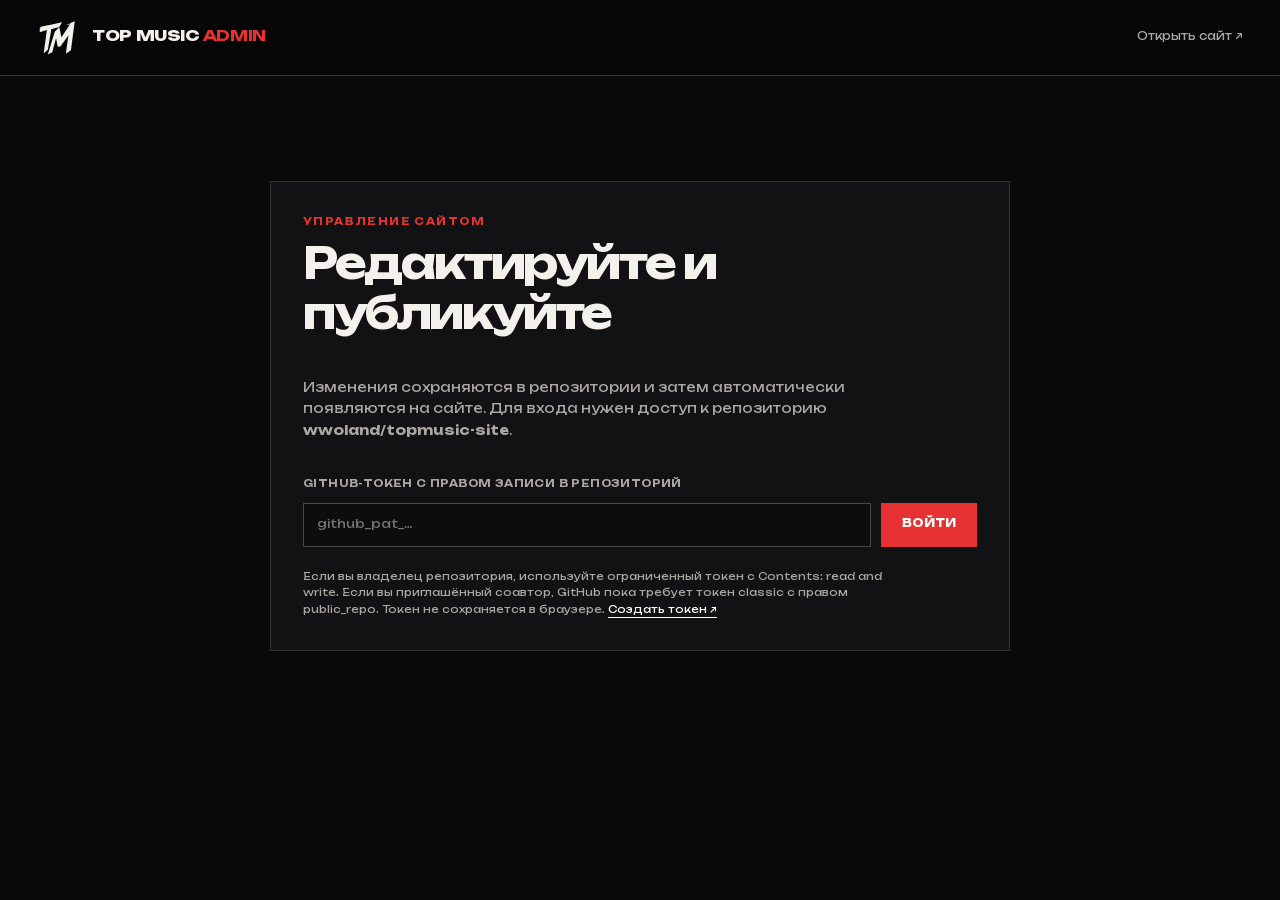
<file: admin.html>
<!doctype html>
<html lang="ru">
<head>
  <meta charset="utf-8">
  <meta name="viewport" content="width=device-width, initial-scale=1">
  <meta name="robots" content="noindex,nofollow">
  <title>Управление сайтом — Top Music Production</title>
  <link rel="icon" href="assets/favicon.svg">
  <link rel="stylesheet" href="assets/css/admin.css?v=1">
  <script src="assets/js/admin.js?v=1" defer></script>
</head>
<body>
  <header class="topbar">
    <a class="brand" href="index.html"><img src="assets/icons/logo.svg" alt=""><span>TOP MUSIC <b>ADMIN</b></span></a>
    <div class="topbar-actions"><a href="index.html" target="_blank" rel="noopener noreferrer">Открыть сайт ↗</a><button id="logout" type="button" hidden>Выйти</button></div>
  </header>

  <main>
    <section class="login card" id="loginPanel" aria-labelledby="loginTitle">
      <p class="eyebrow">Управление сайтом</p>
      <h1 id="loginTitle">Редактируйте и публикуйте</h1>
      <p>Изменения сохраняются в репозитории и затем автоматически появляются на сайте. Для входа нужен доступ к репозиторию <strong>wwoland/topmusic-site</strong>.</p>
      <form id="loginForm">
        <label for="token">GitHub-токен с правом записи в репозиторий</label>
        <div class="token-row"><input id="token" type="password" autocomplete="off" spellcheck="false" required placeholder="github_pat_…"><button class="primary" type="submit">Войти</button></div>
      </form>
      <p class="hint">Если вы владелец репозитория, используйте ограниченный токен с Contents: read and write. Если вы приглашённый соавтор, GitHub пока требует токен classic с правом public_repo. Токен не сохраняется в браузере. <a href="https://github.com/settings/tokens/new" target="_blank" rel="noopener noreferrer">Создать токен ↗</a></p>
    </section>

    <section id="editorPanel" hidden>
      <div class="intro"><div><p class="eyebrow">Редактор</p><h1>Содержимое сайта</h1><p>Выберите страницу, меняйте текст и ссылки или загружайте файлы. Кнопка «Опубликовать» отправляет изменения на сайт.</p></div><a class="site-link" id="previewLink" href="index.html" target="_blank" rel="noopener noreferrer">Посмотреть страницу ↗</a></div>
      <div class="toolbar card"><div class="tabs" role="tablist" aria-label="Разделы админки"><button class="tab active" data-tab="pages" type="button">Страницы</button><button class="tab" data-tab="services" type="button">Услуги</button><button class="tab" data-tab="artists" type="button">Артисты</button><button class="tab" data-tab="files" type="button">Файлы</button></div><div class="publish"><span id="dirtyMark" class="dirty" hidden>Есть несохранённые изменения</span><button class="primary" id="publish" type="button" disabled>Опубликовать</button></div></div>

      <section id="pagesTab" class="tab-panel">
        <div class="controls card"><label>Страница<select id="pageSelect"><option value="index.html">Главная</option><option value="pages/label.html">Лейбл</option><option value="pages/services.html">Продакшн</option><option value="pages/studio.html">Студия</option></select></label><label>Найти поле<input id="fieldSearch" type="search" placeholder="Например, скидка или отзыв"></label></div>
        <div class="tip">Текст сохраняется без изменения оформления. Для изображения или видео укажите ссылку либо загрузите файл прямо в нужное поле. Кнопки и другие ссылки редактируются отдельно.</div>
        <div id="pageFields" class="field-groups"></div>
      </section>

      <section id="artistsTab" class="tab-panel" hidden><div class="tip">В каждом блоке артисты идут по порядку показа: чем выше имя, тем чаще оно появляется на витрине.</div><div id="artistPools"></div></section>

      <section id="servicesTab" class="tab-panel" hidden><div class="tip">Здесь редактируются подробные тексты в попапах услуг. Названия, краткие описания и цены находятся во вкладке «Страницы».</div><div id="serviceDetails"></div></section>

      <section id="filesTab" class="tab-panel" hidden><div class="card upload-card"><h2>Загрузить файл</h2><p>Изображения, видео, аудио и PDF. После загрузки получите ссылку, которую можно поставить в текст или медиа-поле.</p><label class="file-picker">Выберите файл<input id="standaloneFile" type="file" accept="image/jpeg,image/png,image/webp,image/gif,video/mp4,video/webm,audio/mpeg,audio/mp4,audio/wav,application/pdf"></label><button class="primary" id="uploadStandalone" type="button">Загрузить</button><output id="uploadedPath"></output></div></section>
    </section>
    <div id="status" role="status" aria-live="polite"></div>
  </main>
</body>
</html>
</file>
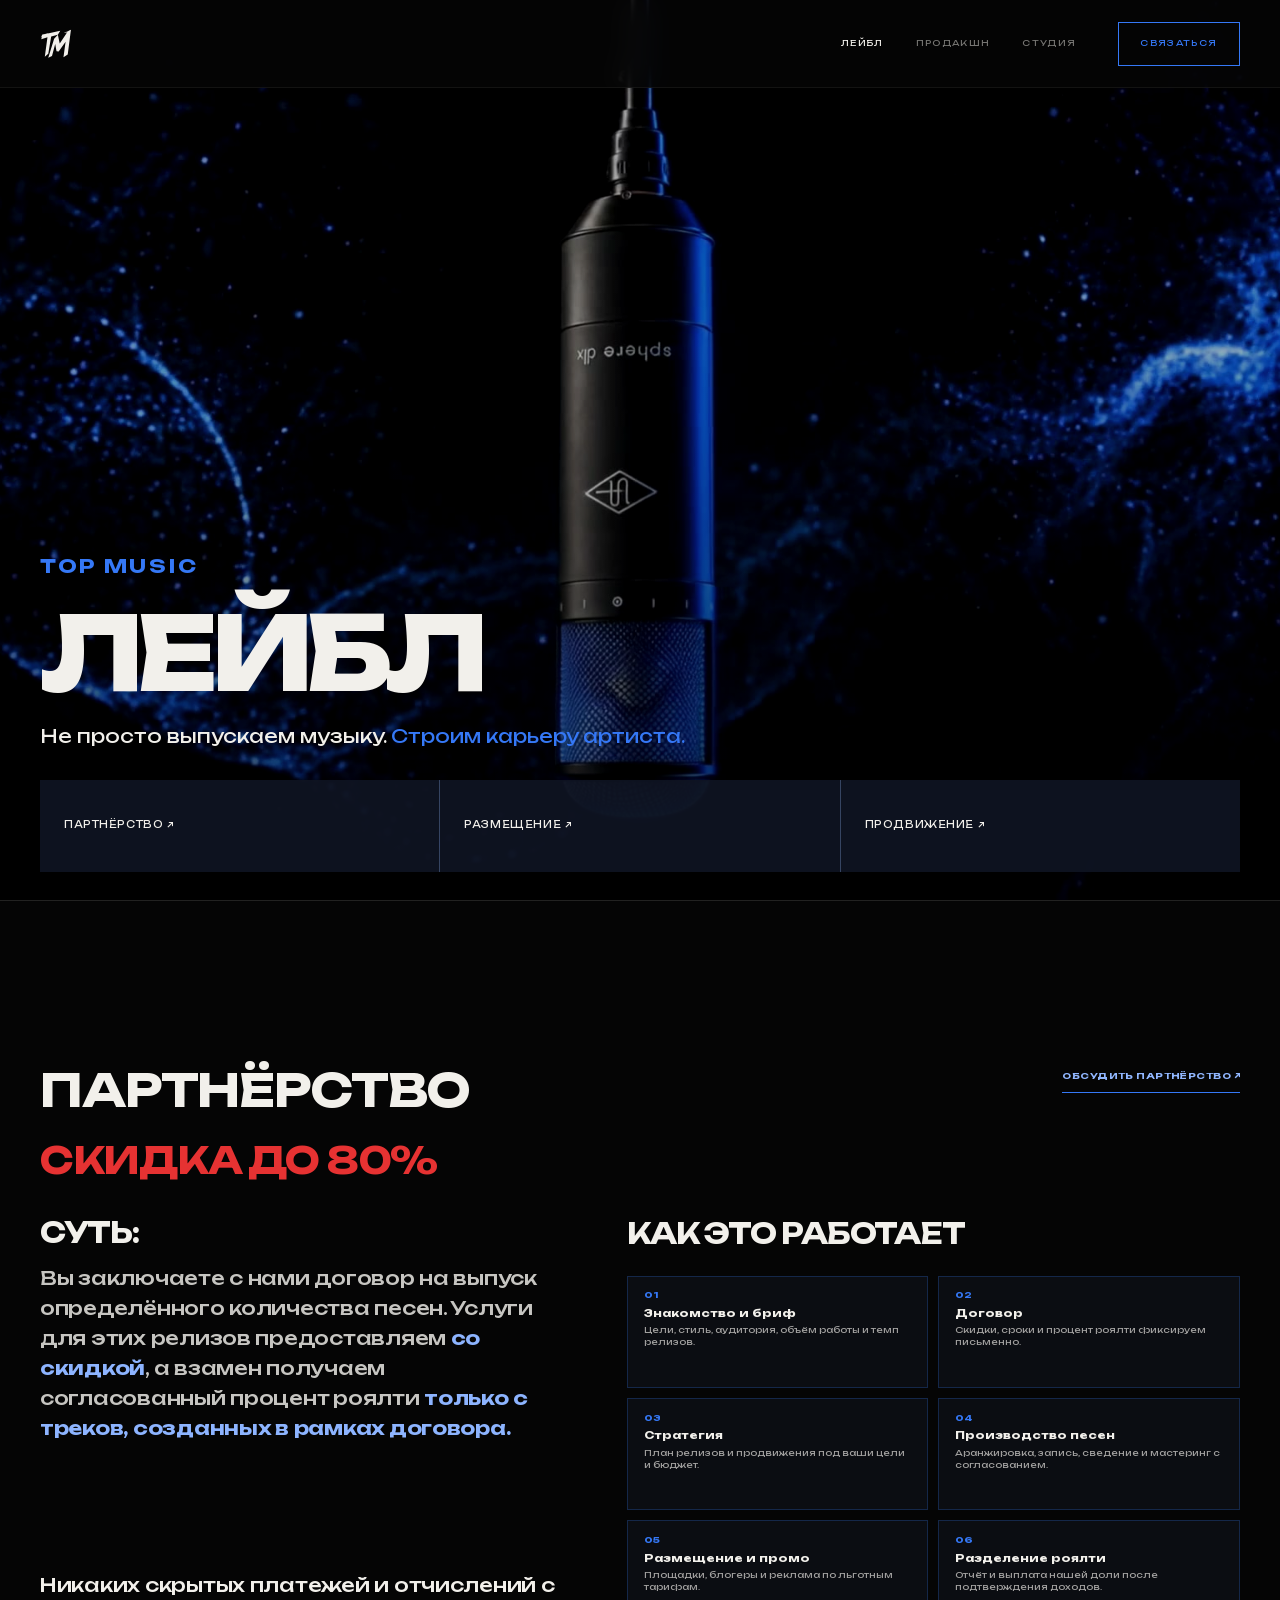
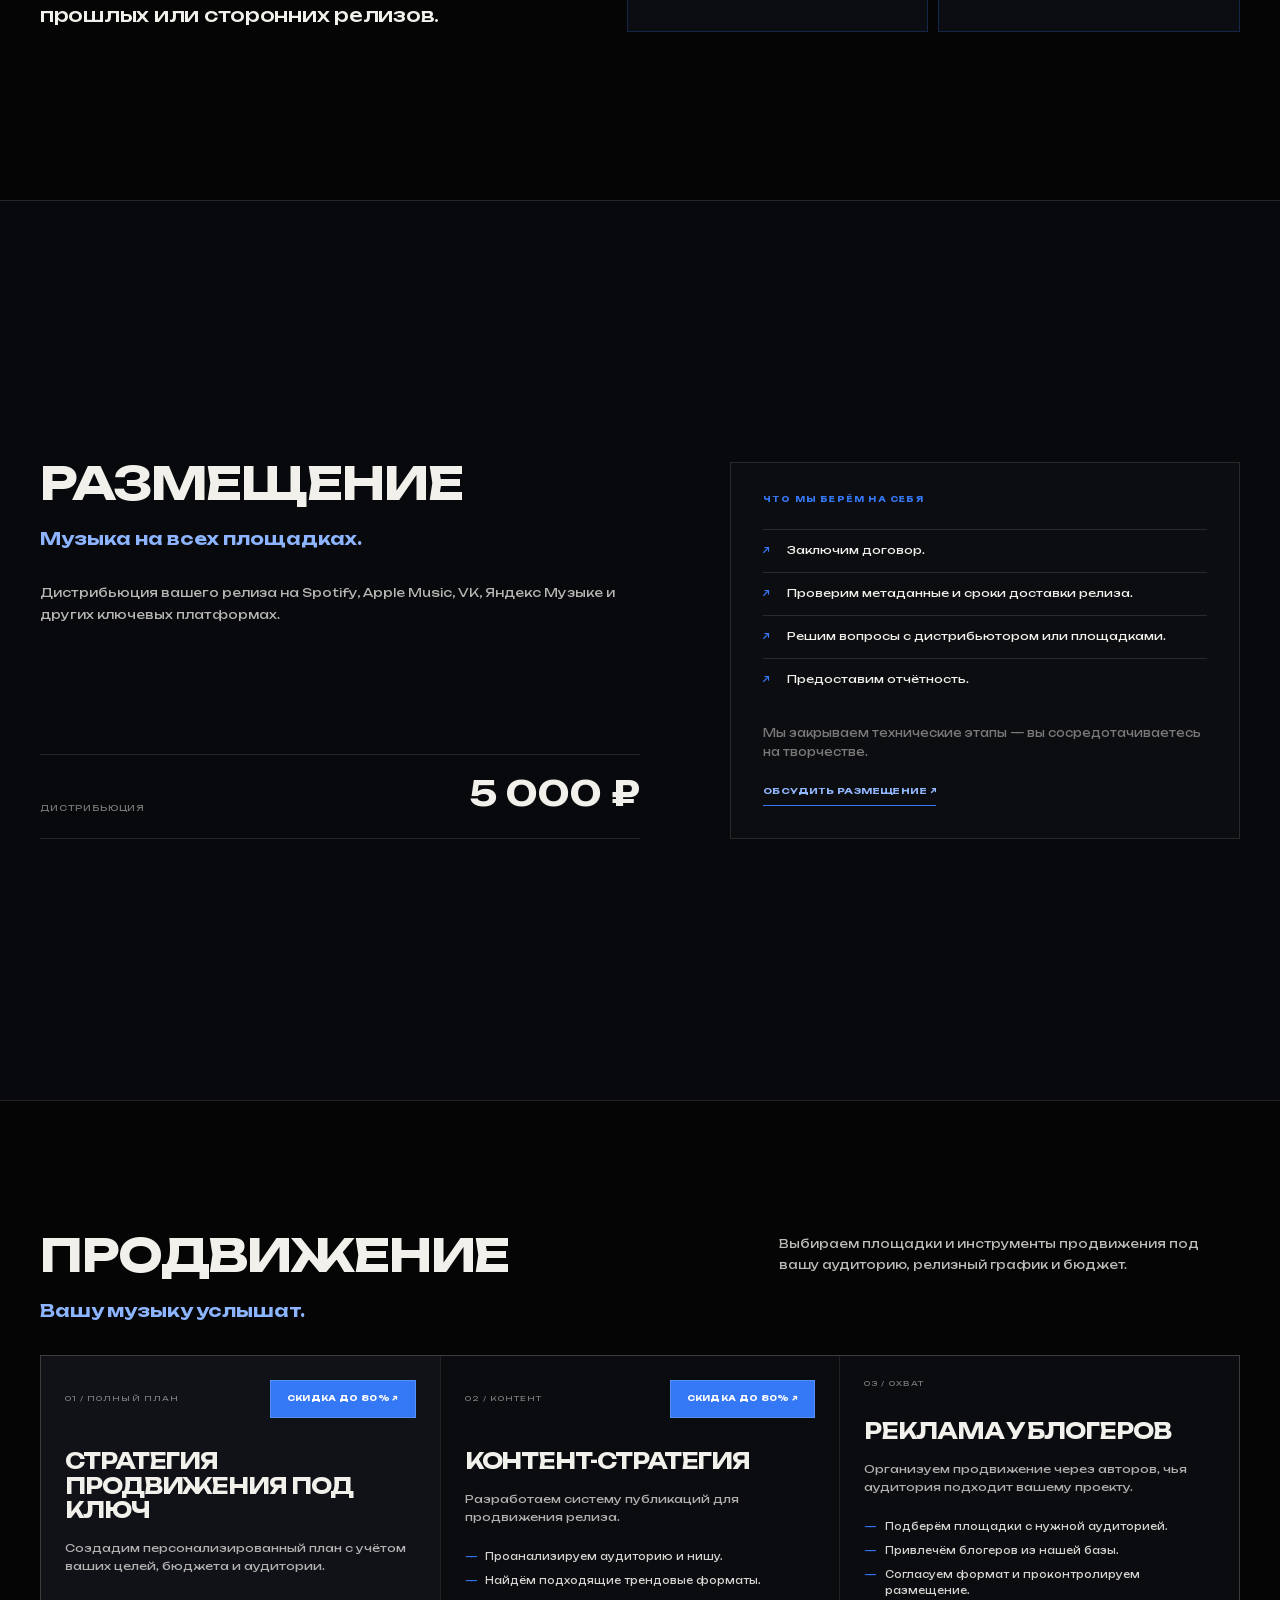
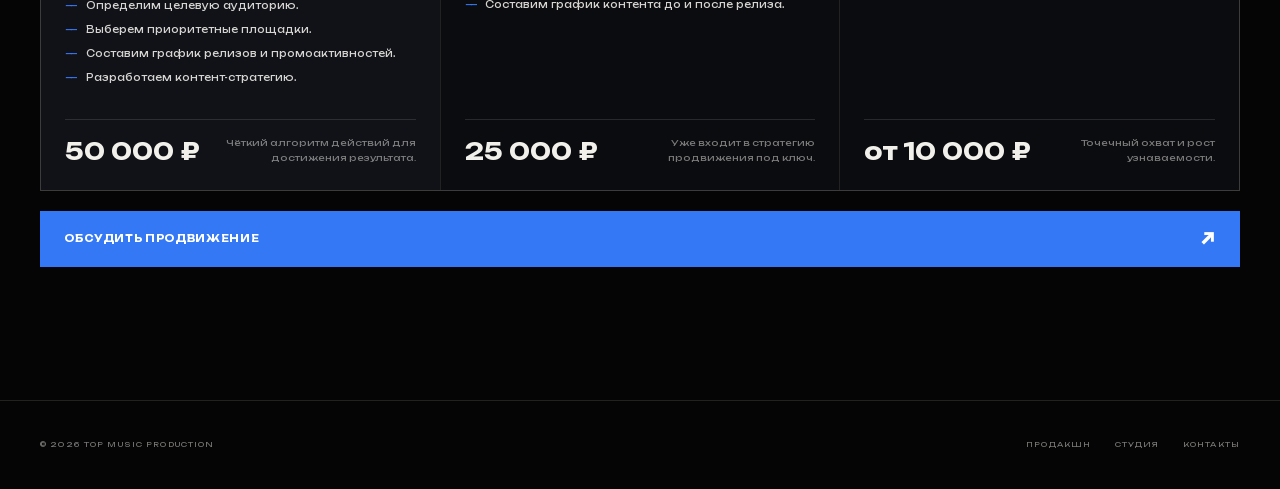
<file: pages/label.html>
<!DOCTYPE html>
<html lang="ru">
<head>
  <meta charset="UTF-8">
  <meta name="viewport" content="width=device-width, initial-scale=1.0">
  <title>Лейбл — Top Music Production</title>
  <meta name="description" content="Лейбл Top Music Production — выпуск, продвижение и развитие артистов.">
  <link rel="icon" href="../assets/favicon.svg">
  <link rel="stylesheet" href="../assets/css/divisions.css?v=45">
</head>
<body class="label-page">
  <nav class="division-nav">
    <a class="division-logo" href="../index.html" aria-label="Top Music Production"><img src="../assets/icons/logo.svg" alt=""></a>
    <div class="division-links">
      <a href="label.html" aria-current="page">Лейбл</a>
      <a href="services.html">Продакшн</a>
      <a href="studio.html">Студия</a>
      <a class="division-mobile-link" href="../index.html">Главная</a>
      <div class="mobile-contact"><p class="mobile-contact-label">На связи</p><div class="mobile-contact-links"><a href="https://t.me/Gavrishevsky" target="_blank" rel="noopener noreferrer">Telegram <span aria-hidden="true">↗</span></a><a href="https://vk.ru/gavrishevsky" target="_blank" rel="noopener noreferrer">VK <span aria-hidden="true">↗</span></a><a href="https://www.instagram.com/gavrishevsky/" target="_blank" rel="noopener noreferrer">Instagram <span aria-hidden="true">↗</span></a><a href="tel:+79021858337" aria-label="Позвонить по номеру +7 902 185-83-37">Позвонить <span aria-hidden="true">↗</span></a></div></div>
    </div>
    <a class="division-contact" href="../index.html#contact">Связаться</a>
    <button class="division-menu" type="button" aria-label="Меню" aria-expanded="false">≡</button>
  </nav>

  <header class="division-hero">
    <video autoplay muted loop playsinline preload="metadata" poster="../assets/media/images/label-hero-poster.jpg"><source src="../assets/media/video/label-hero-pingpong.mp4" type="video/mp4"></video>
    <div class="division-hero-content">
      <p class="eyebrow">Top Music</p>
      <h1 class="division-title">ЛЕЙБЛ</h1>
      <p class="division-lead">Не просто выпускаем музыку. <span>Строим карьеру артиста.</span></p>
      <div class="label-categories" aria-label="Направления лейбла"><a href="#partnership">Партнёрство ↗</a><a href="#distribution">Размещение ↗</a><a href="#promotion">Продвижение ↗</a></div>
    </div>
  </header>

  <main>
    <section class="label-detail-section label-partnership rv" id="partnership" aria-labelledby="partnership-title">
      <div class="label-detail-head">
        <div class="label-section-title"><h2 id="partnership-title">Партнёрство</h2><p class="partnership-discount">Скидка до 80%</p></div>
        <div class="label-detail-lead"><a class="label-inline-link" href="../index.html#contact">Обсудить партнёрство ↗</a></div>
      </div>
      <div class="partnership-layout">
        <div class="partnership-left">
          <div class="label-agreement"><span class="label-small-title">Суть:</span><div class="label-agreement-copy"><p>Вы заключаете с нами договор на выпуск определённого количества песен. Услуги для этих релизов предоставляем <strong>со скидкой</strong>, а взамен получаем согласованный процент роялти <strong>только с треков, созданных в рамках договора.</strong></p><p class="label-agreement-note">Никаких скрытых платежей и отчислений с прошлых или сторонних релизов.</p></div></div>
        </div>
        <div class="label-process">
          <div class="label-steps-head"><h3>Как это работает</h3></div>
          <ol class="label-steps">
            <li><h4>Знакомство и бриф</h4><p>Цели, стиль, аудитория, объём работы и темп релизов.</p></li>
            <li><h4>Договор</h4><p>Скидки, сроки и процент роялти фиксируем письменно.</p></li>
            <li><h4>Стратегия</h4><p>План релизов и продвижения под ваши цели и бюджет.</p></li>
            <li><h4>Производство песен</h4><p>Аранжировка, запись, сведение и мастеринг с согласованием.</p></li>
            <li><h4>Размещение и промо</h4><p>Площадки, блогеры и реклама по льготным тарифам.</p></li>
            <li><h4>Разделение роялти</h4><p>Отчёт и выплата нашей доли после подтверждения доходов.</p></li>
          </ol>
        </div>
      </div>
    </section>

    <section class="label-detail-section label-distribution rv" id="distribution" aria-labelledby="distribution-title">
      <div class="label-offer-layout"><div class="label-offer-intro"><div class="label-section-title"><h2 id="distribution-title">Размещение</h2><p>Музыка на всех площадках.</p></div><p>Дистрибьюция вашего релиза на Spotify, Apple Music, VK, Яндекс Музыке и других ключевых платформах.</p><div class="label-offer-price"><span>Дистрибьюция</span><strong>5 000 ₽</strong></div></div><div class="label-offer-details"><span class="label-small-title">Что мы берём на себя</span><ul><li>Заключим договор.</li><li>Проверим метаданные и сроки доставки релиза.</li><li>Решим вопросы с дистрибьютором или площадками.</li><li>Предоставим отчётность.</li></ul><p>Мы закрываем технические этапы — вы сосредотачиваетесь на творчестве.</p><a class="label-inline-link" href="../index.html#contact">Обсудить размещение ↗</a></div></div>
    </section>

    <section class="label-detail-section label-promotion rv" id="promotion" aria-labelledby="promotion-title">
      <div class="label-detail-head"><div class="label-section-title"><h2 id="promotion-title">Продвижение</h2><p>Вашу музыку услышат.</p></div><p class="label-detail-lead">Выбираем площадки и инструменты продвижения под вашу аудиторию, релизный график и бюджет.</p></div>
      <div class="label-promo-grid">
        <article class="label-promo-card label-promo-card--lead"><div class="label-promo-top"><span>01 / Полный план</span><a class="label-saving" href="#partnership">Скидка до 80% ↗</a></div><h3>Стратегия продвижения под ключ</h3><p>Создадим персонализированный план с учётом ваших целей, бюджета и аудитории.</p><ul><li>Определим целевую аудиторию.</li><li>Выберем приоритетные площадки.</li><li>Составим график релизов и промоактивностей.</li><li>Разработаем контент-стратегию.</li></ul><div class="label-promo-bottom"><strong>50 000 ₽</strong><span>Чёткий алгоритм действий для достижения результата.</span></div></article>
        <article class="label-promo-card"><div class="label-promo-top"><span>02 / Контент</span><a class="label-saving" href="#partnership">Скидка до 80% ↗</a></div><h3>Контент-стратегия</h3><p>Разработаем систему публикаций для продвижения релиза.</p><ul><li>Проанализируем аудиторию и нишу.</li><li>Найдём подходящие трендовые форматы.</li><li>Составим график контента до и после релиза.</li></ul><div class="label-promo-bottom"><strong>25 000 ₽</strong><span>Уже входит в стратегию продвижения под ключ.</span></div></article>
        <article class="label-promo-card"><div class="label-promo-top"><span>03 / Охват</span></div><h3>Реклама у блогеров</h3><p>Организуем продвижение через авторов, чья аудитория подходит вашему проекту.</p><ul><li>Подберём площадки с нужной аудиторией.</li><li>Привлечём блогеров из нашей базы.</li><li>Согласуем формат и проконтролируем размещение.</li></ul><div class="label-promo-bottom"><strong>от 10 000 ₽</strong><span>Точечный охват и рост узнаваемости.</span></div></article>
      </div>
      <a class="label-promotion-contact" href="../index.html#contact">Обсудить продвижение <span aria-hidden="true">↗</span></a>
    </section>
  </main>

  <footer class="division-footer"><span>© 2026 Top Music Production</span><div class="division-footer-links"><a href="services.html">Продакшн</a><a href="studio.html">Студия</a><a href="../index.html#contact">Контакты</a></div></footer>
  <script src="../assets/js/divisions.js?v=7"></script>
</body>
</html>
</file>
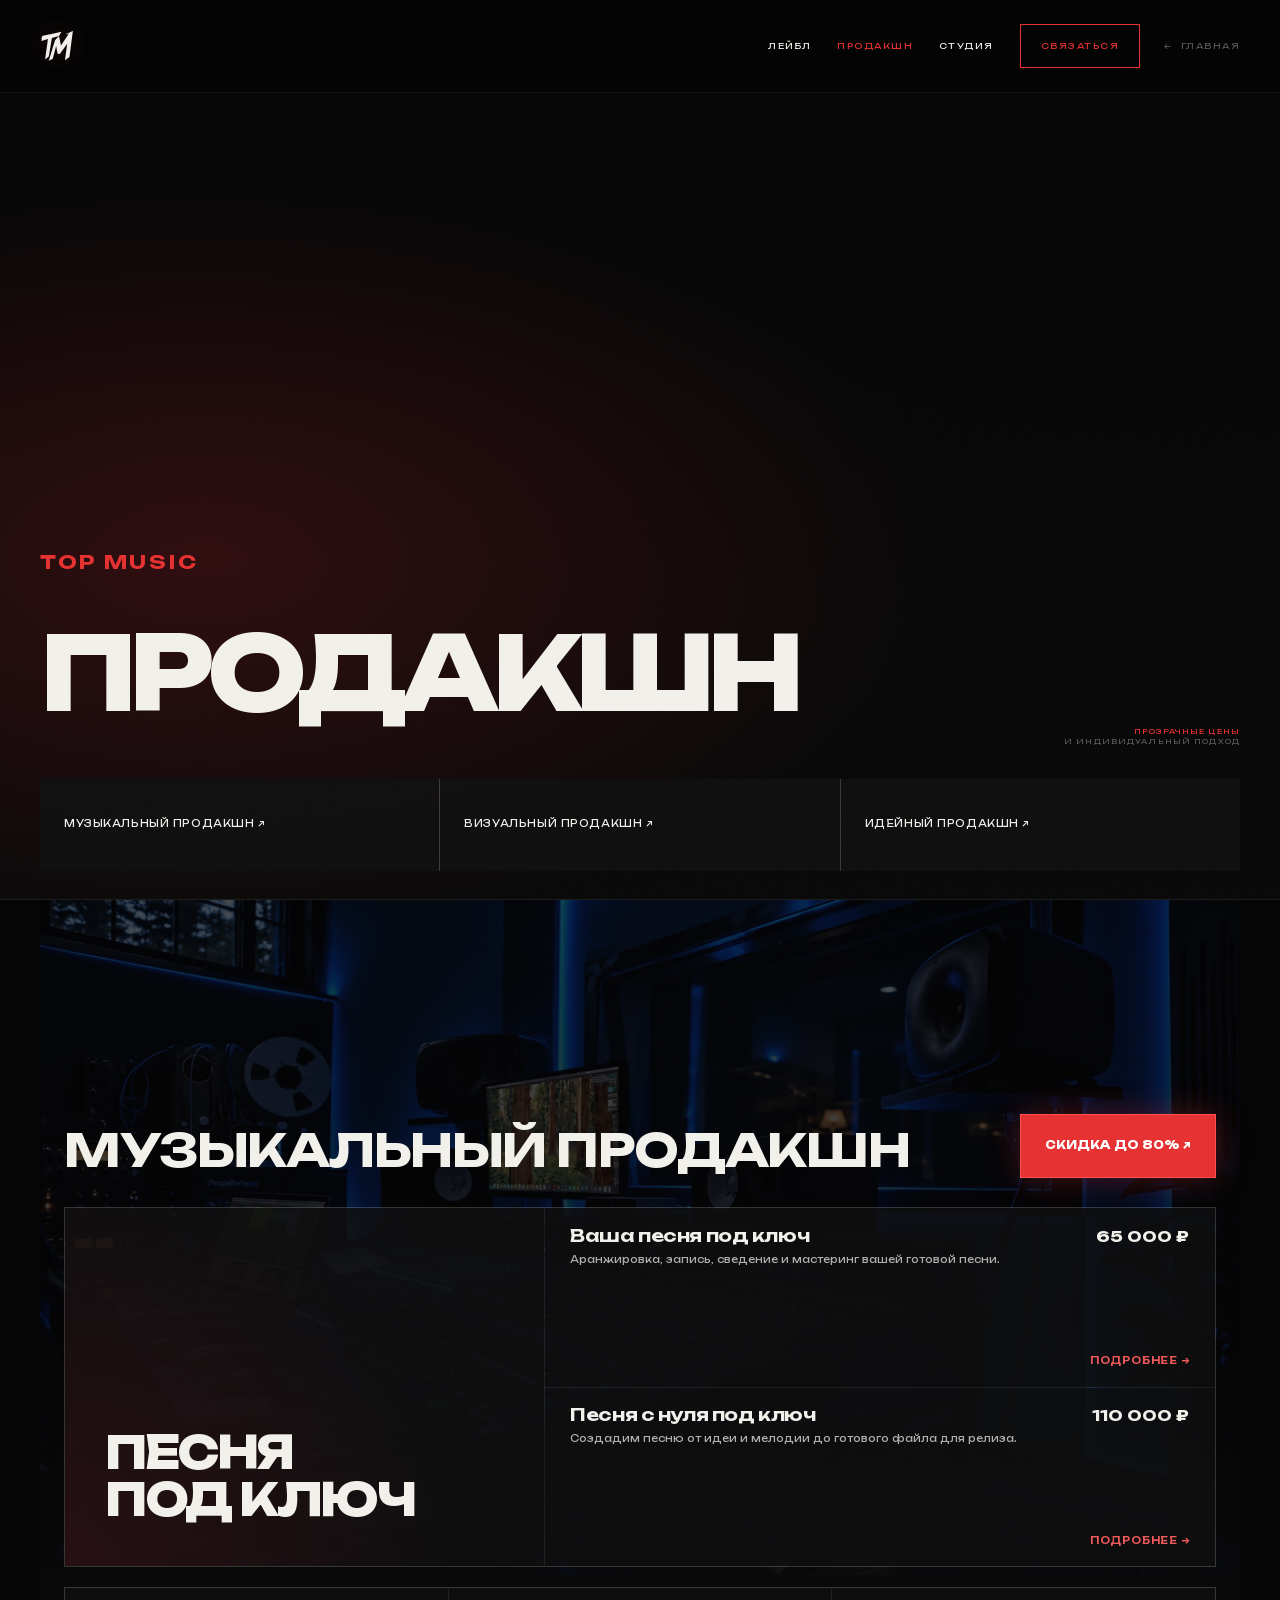
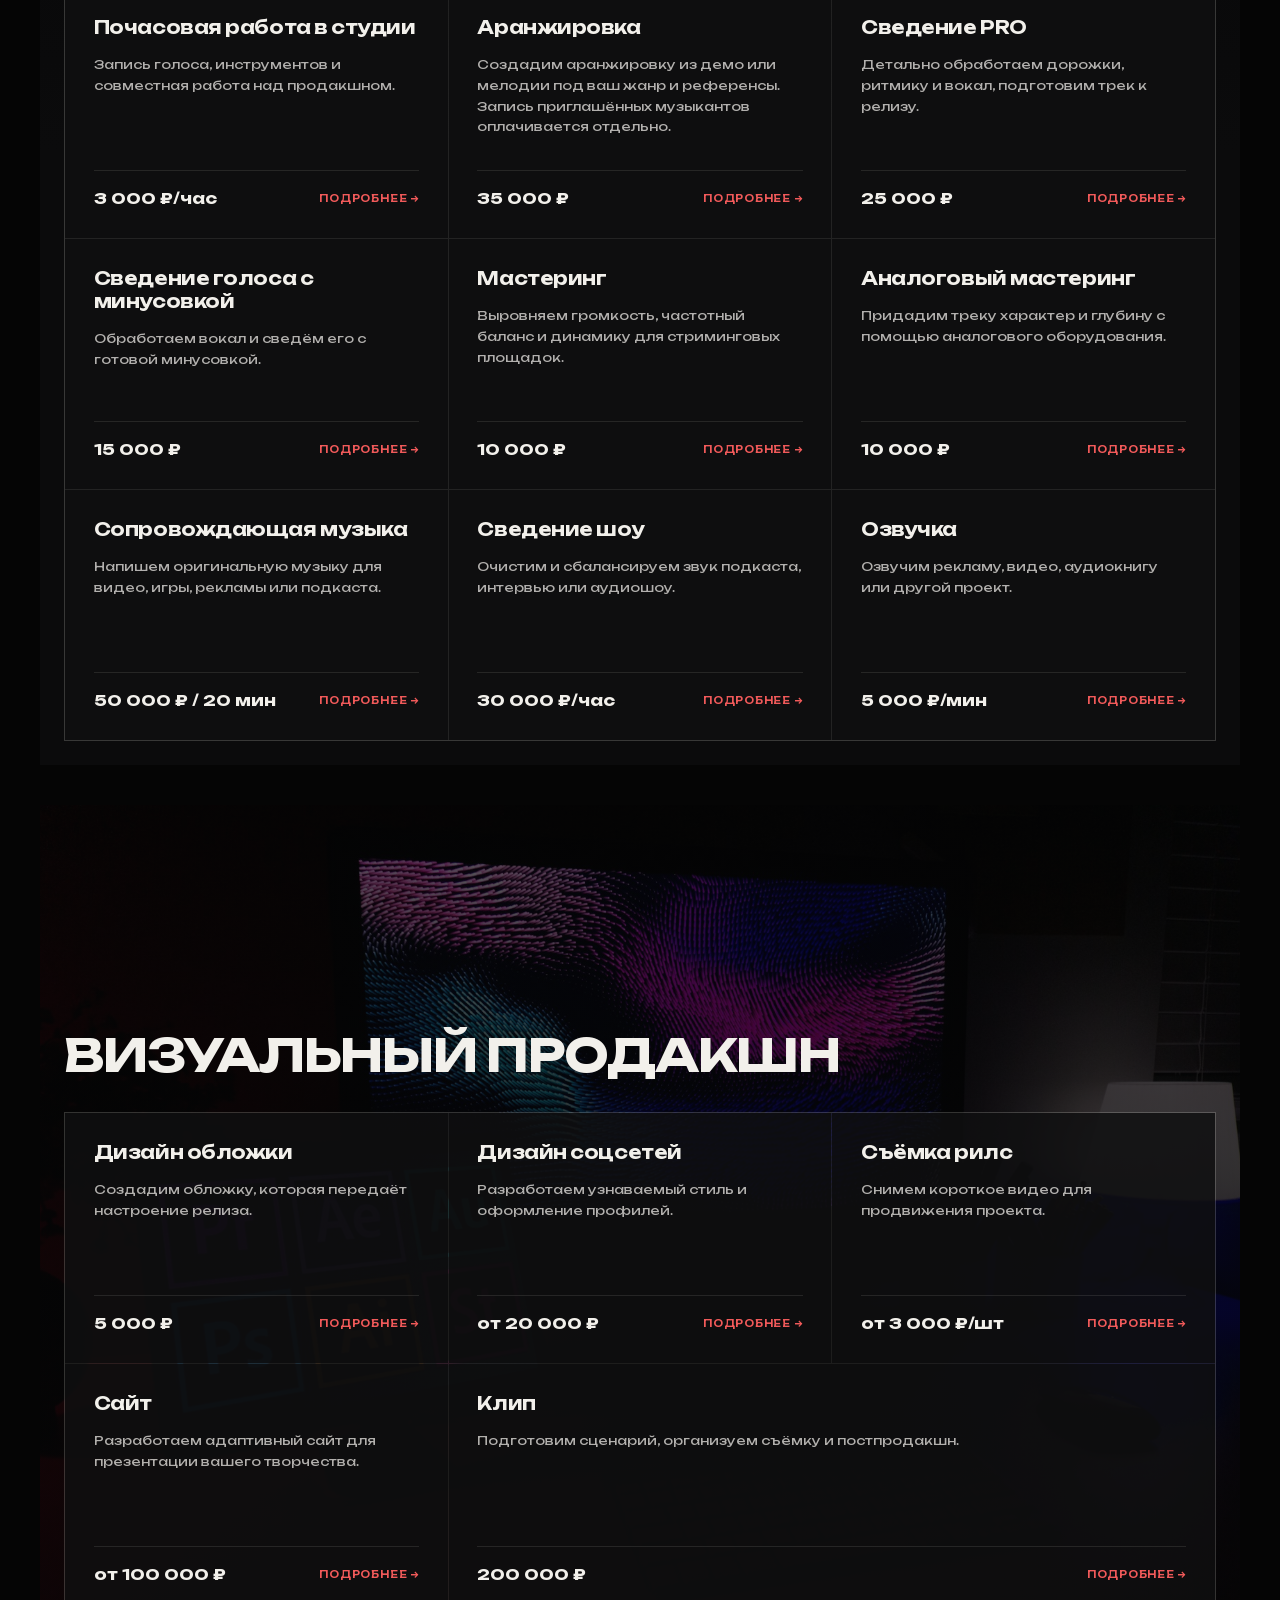
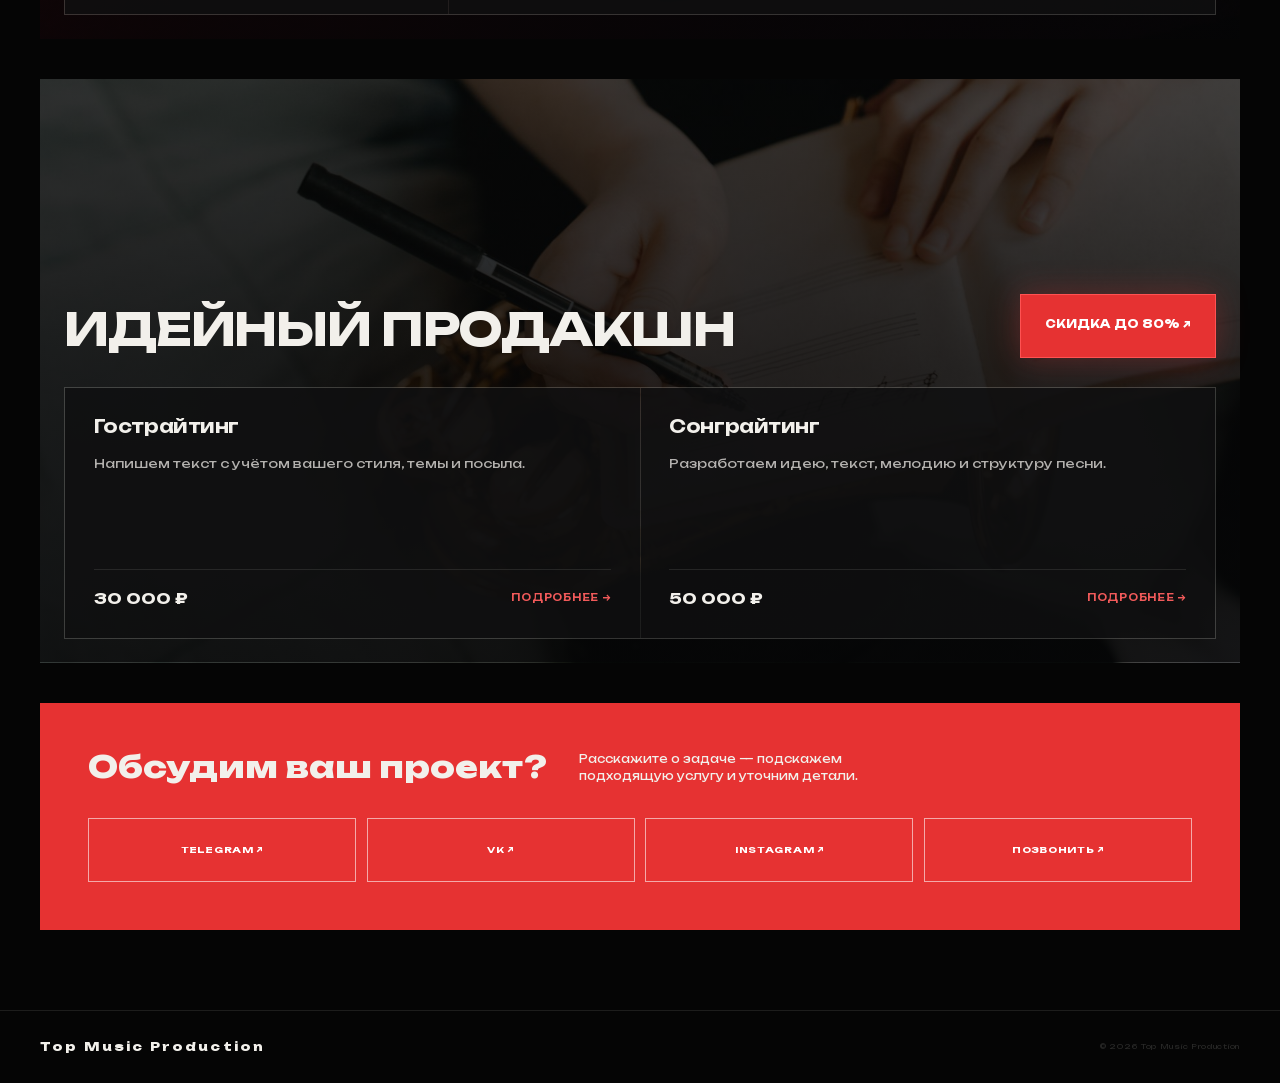
<file: pages/production.html>
<!DOCTYPE html>
<html lang="ru">
<head>
  <meta charset="UTF-8">
  <meta name="viewport" content="width=device-width, initial-scale=1.0">
  <title>Top Music Production — Production</title>
  <meta name="description" content="Top Music Production — музыкальный и визуальный продакшн с понятными ценами на отдельные услуги.">
  <meta http-equiv="refresh" content="0; url=services.html">
  <script>location.replace(`services.html${location.hash}`);</script>
  <link rel="icon" href="../assets/favicon.svg">
  <link rel="stylesheet" href="../assets/css/divisions.css?v=6">
</head>
<body class="production-page">
  <nav class="division-nav">
    <a class="division-logo" href="../index.html" aria-label="Top Music Production"><img src="../assets/icons/logo.svg" alt=""></a>
    <div class="division-links">
      <a href="label.html">Лейбл</a>
      <a href="services.html" aria-current="page">Продакшн</a>
      <a href="studio.html">Студия</a>
    </div>
    <a class="division-contact" href="../index.html#contact">Обсудить проект</a>
    <button class="division-menu" type="button" aria-label="Меню" aria-expanded="false">≡</button>
  </nav>

  <header class="division-hero">
    <video autoplay muted loop playsinline preload="metadata" poster="../assets/media/images/production-poster.jpg"><source src="../assets/media/video/about.mp4" type="video/mp4"></video>
    <div class="division-hero-content">
      <p class="eyebrow">Top Music Production / 02</p>
      <h1 class="division-title">PRODUCTION</h1>
      <div class="division-hero-foot">
        <p class="division-lead">Музыка, визуал и запуск. <span>Одна команда — полный цикл.</span></p>
        <a class="division-button red" href="services.html">Все услуги</a>
      </div>
    </div>
  </header>

  <main>
    <section class="division-section rv">
      <div class="section-head">
        <div class="section-index">01 / Что делаем</div>
        <div><h2 class="section-title">Собираем проект<br>целиком</h2><p class="section-copy">От первой демо-записи до готового релиза, клипа и рекламной кампании. Можно зайти на одном этапе или передать нам весь проект.</p></div>
      </div>
      <div class="service-grid">
        <article class="service-card"><span class="card-no">01</span><h3 class="card-title">Песня под ключ</h3><p class="card-copy">Текст, мелодия, аранжировка, запись, сведение и мастеринг.</p><span class="card-tag">Music</span></article>
        <article class="service-card"><span class="card-no">02</span><h3 class="card-title">Аранжировка</h3><p class="card-copy">Форма, гармония и саунд под характер артиста и задачу релиза.</p><span class="card-tag">Music</span></article>
        <article class="service-card"><span class="card-no">03</span><h3 class="card-title">Запись</h3><p class="card-copy">Вокал и инструменты с продюсером и звукорежиссёром в студии.</p><span class="card-tag">Studio</span></article>
        <article class="service-card"><span class="card-no">04</span><h3 class="card-title">Сведение</h3><p class="card-copy">Баланс, пространство, динамика и характер звучания.</p><span class="card-tag">Post</span></article>
        <article class="service-card"><span class="card-no">05</span><h3 class="card-title">Клипы</h3><p class="card-copy">Концепция, препродакшн, съёмка, монтаж и цвет.</p><span class="card-tag">Visual</span></article>
        <article class="service-card"><span class="card-no">06</span><h3 class="card-title">Контент</h3><p class="card-copy">Вертикальные видео, live-сессии и материалы для запуска.</p><span class="card-tag">Social</span></article>
      </div>
    </section>

    <section class="split-feature rv">
      <div class="split-media"><video autoplay muted loop playsinline preload="metadata"><source src="../assets/media/video/clip-1.mp4" type="video/mp4"></video></div>
      <div class="split-copy">
        <div><p class="split-kicker">Production system</p><h2 class="split-title">Один ритм<br>на всех этапах</h2></div>
        <ul class="split-list">
          <li>Концепция <span>01</span></li>
          <li>Производство <span>02</span></li>
          <li>Постпродакшн <span>03</span></li>
          <li>Запуск <span>04</span></li>
        </ul>
      </div>
    </section>

    <section class="division-section rv">
      <div class="section-head"><div class="section-index">02 / Направления</div><div><h2 class="section-title">Выберите<br>услугу</h2></div></div>
      <div class="service-grid">
        <a class="service-card" href="services.html#music"><span class="card-no">01</span><h3 class="card-title">Музыкальный продакшн</h3><p class="card-copy">Запись, аранжировка, сведение и мастеринг. Посмотреть услуги и цены →</p></a>
        <a class="service-card" href="services.html#visual"><span class="card-no">02</span><h3 class="card-title">Визуальный продакшн</h3><p class="card-copy">Обложки, рилсы, клипы и сайты. Посмотреть услуги и цены →</p></a>
        <a class="service-card" href="services.html#other"><span class="card-no">03</span><h3 class="card-title">Идейный продакшн</h3><p class="card-copy">Гострайтинг и сонграйтинг. Посмотреть услуги и цены →</p></a>
      </div>
    </section>
  </main>

  <section class="booking">
    <div class="booking-copy"><h2 class="booking-title">Есть<br>идея?</h2><p class="booking-note">Расскажи, что хочешь сделать. Соберём оптимальную команду, формат и смету.</p></div>
    <div class="booking-form" style="display:flex;align-items:flex-end"><a class="division-button red" href="../index.html#contact">Обсудить проект</a></div>
  </section>
  <footer class="division-footer"><span>© 2026 Top Music Production</span><div class="division-footer-links"><a href="label.html">Лейбл</a><a href="studio.html">Студия</a><a href="../index.html#contact">Контакты</a></div></footer>
  <script src="../assets/js/divisions.js?v=2"></script>
</body>
</html>
</file>
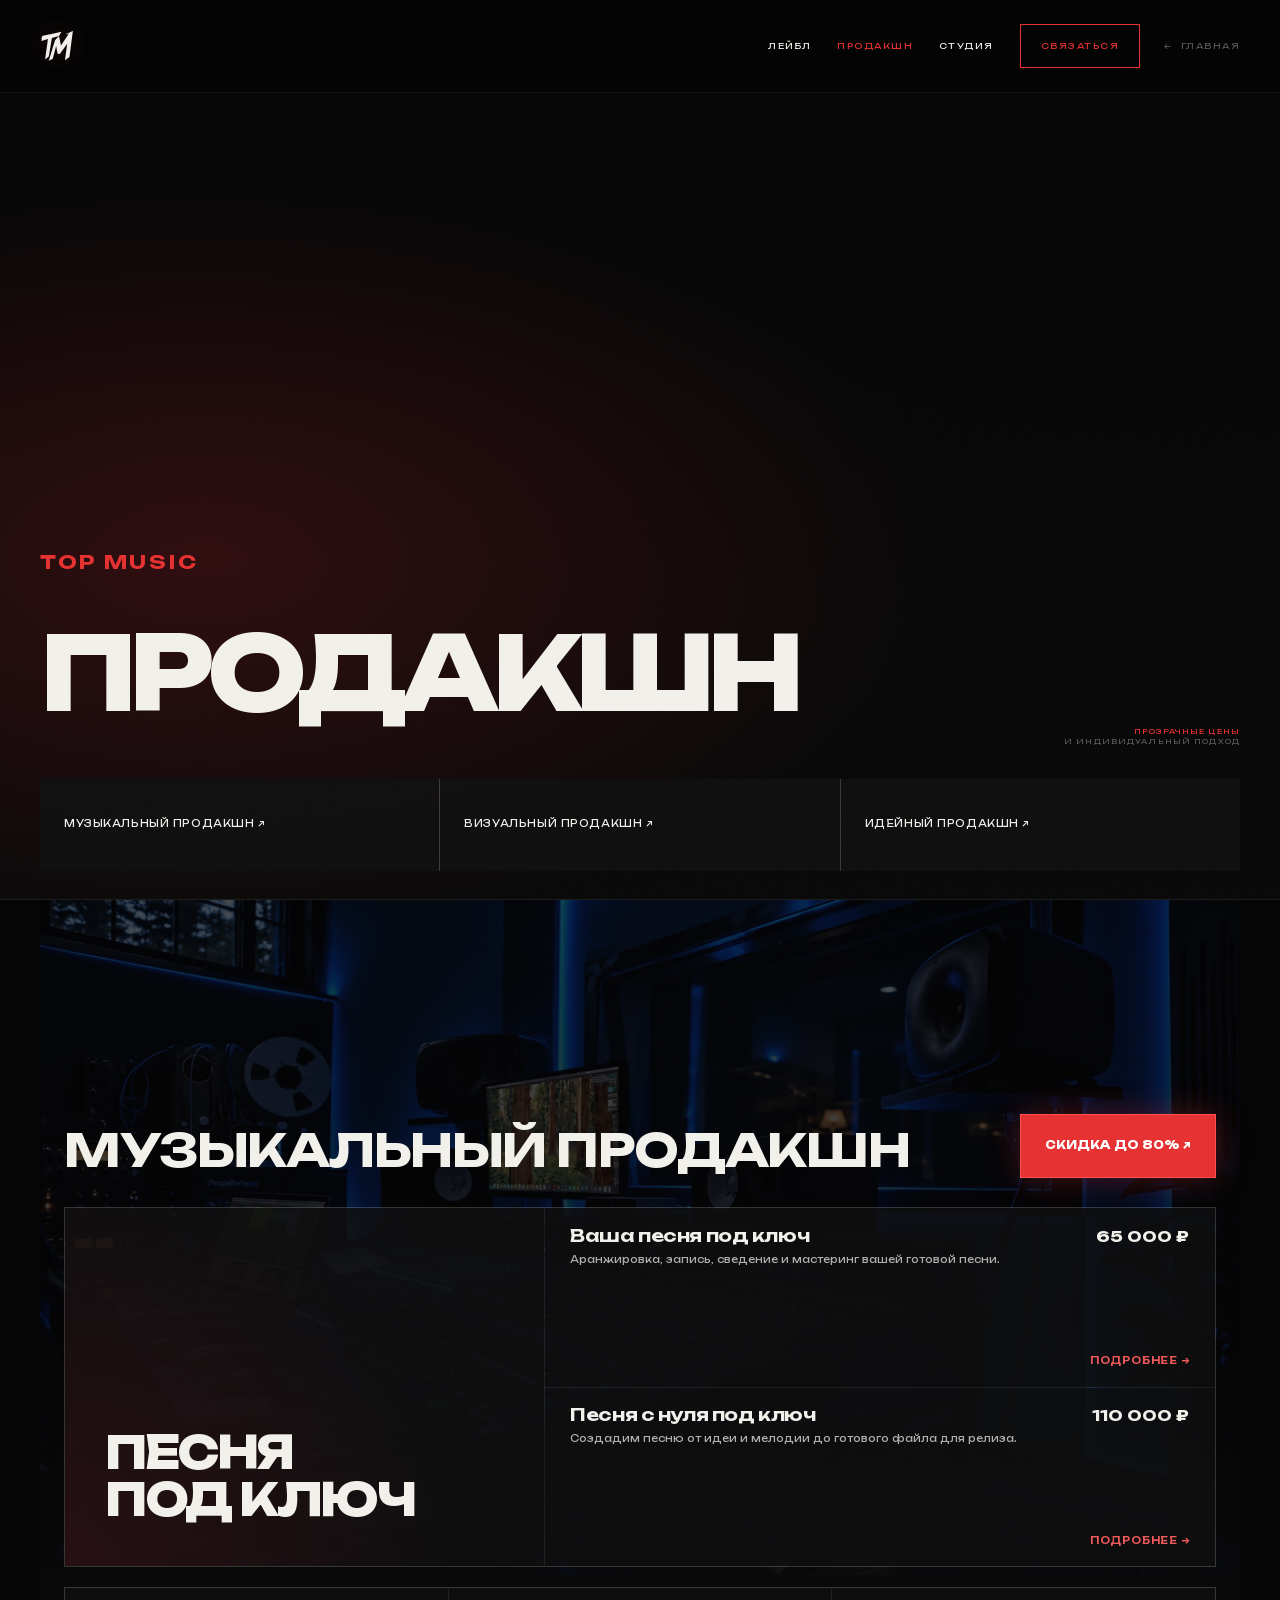
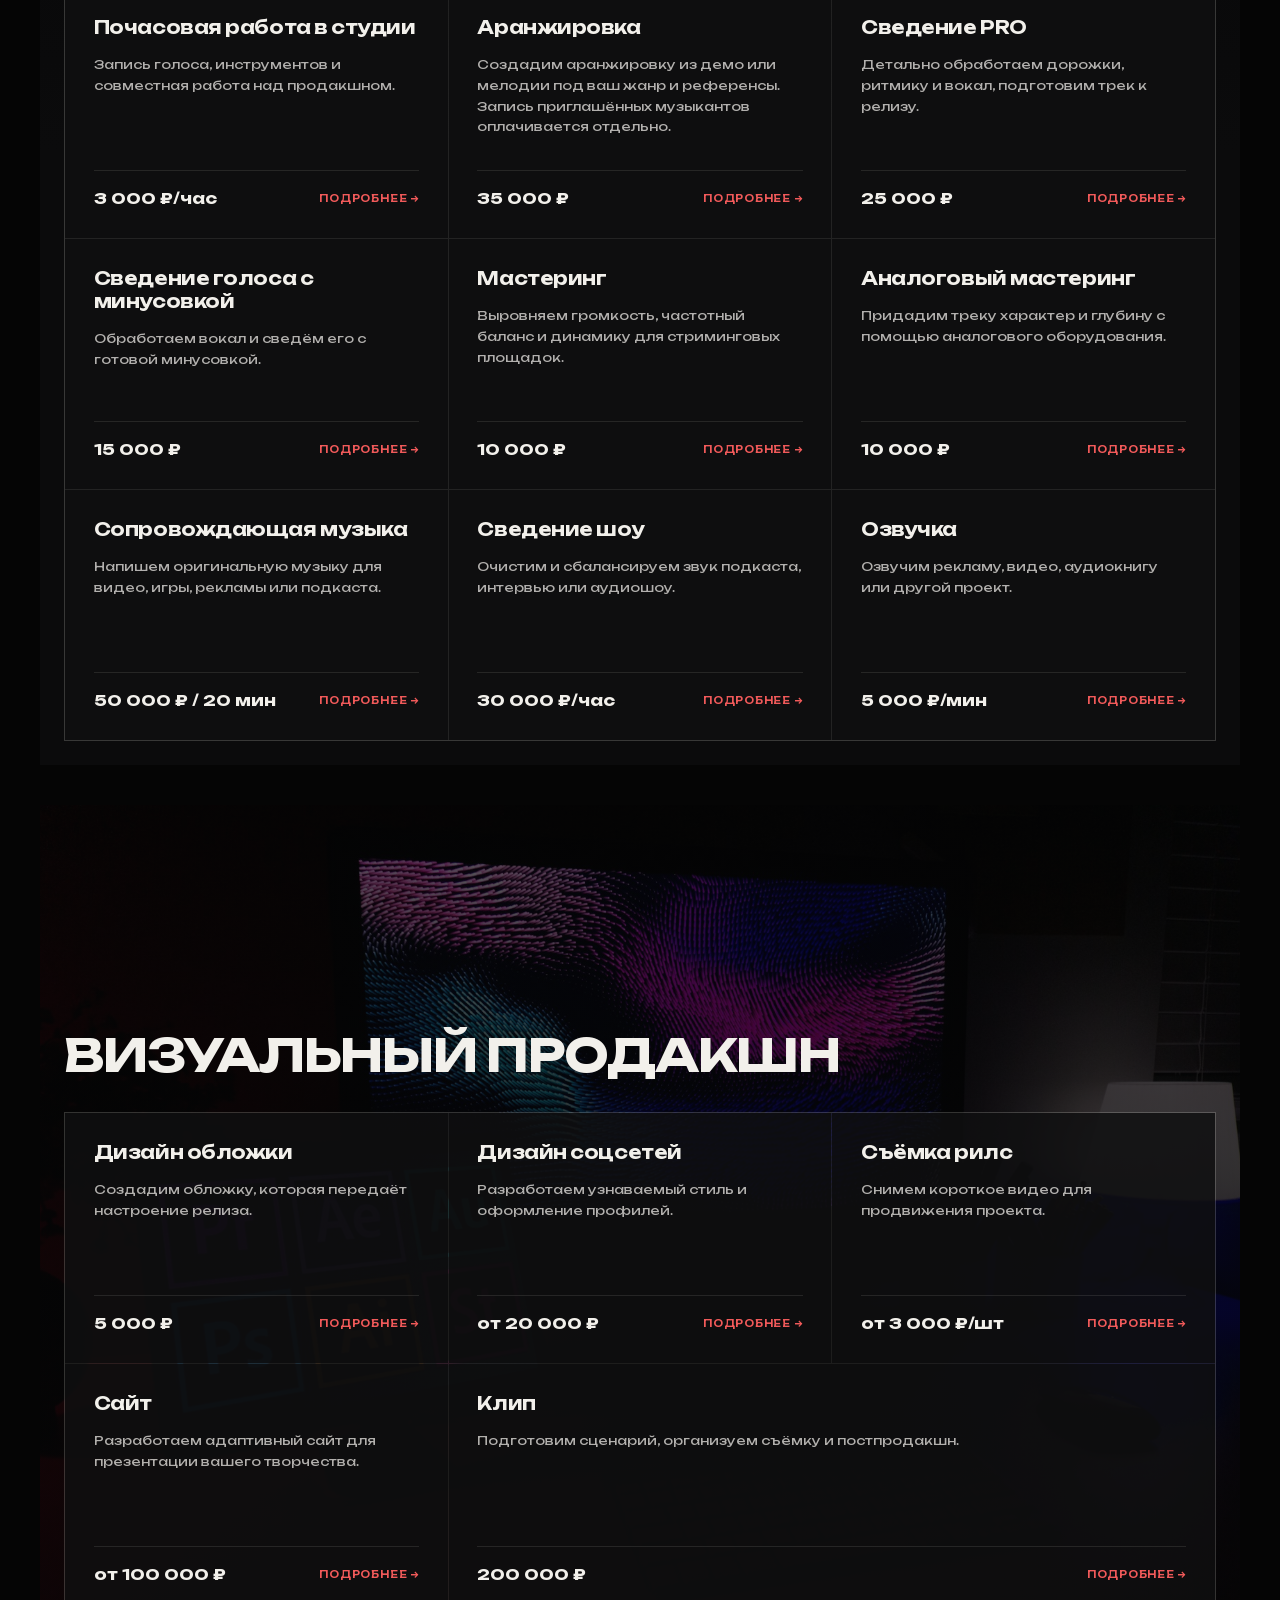
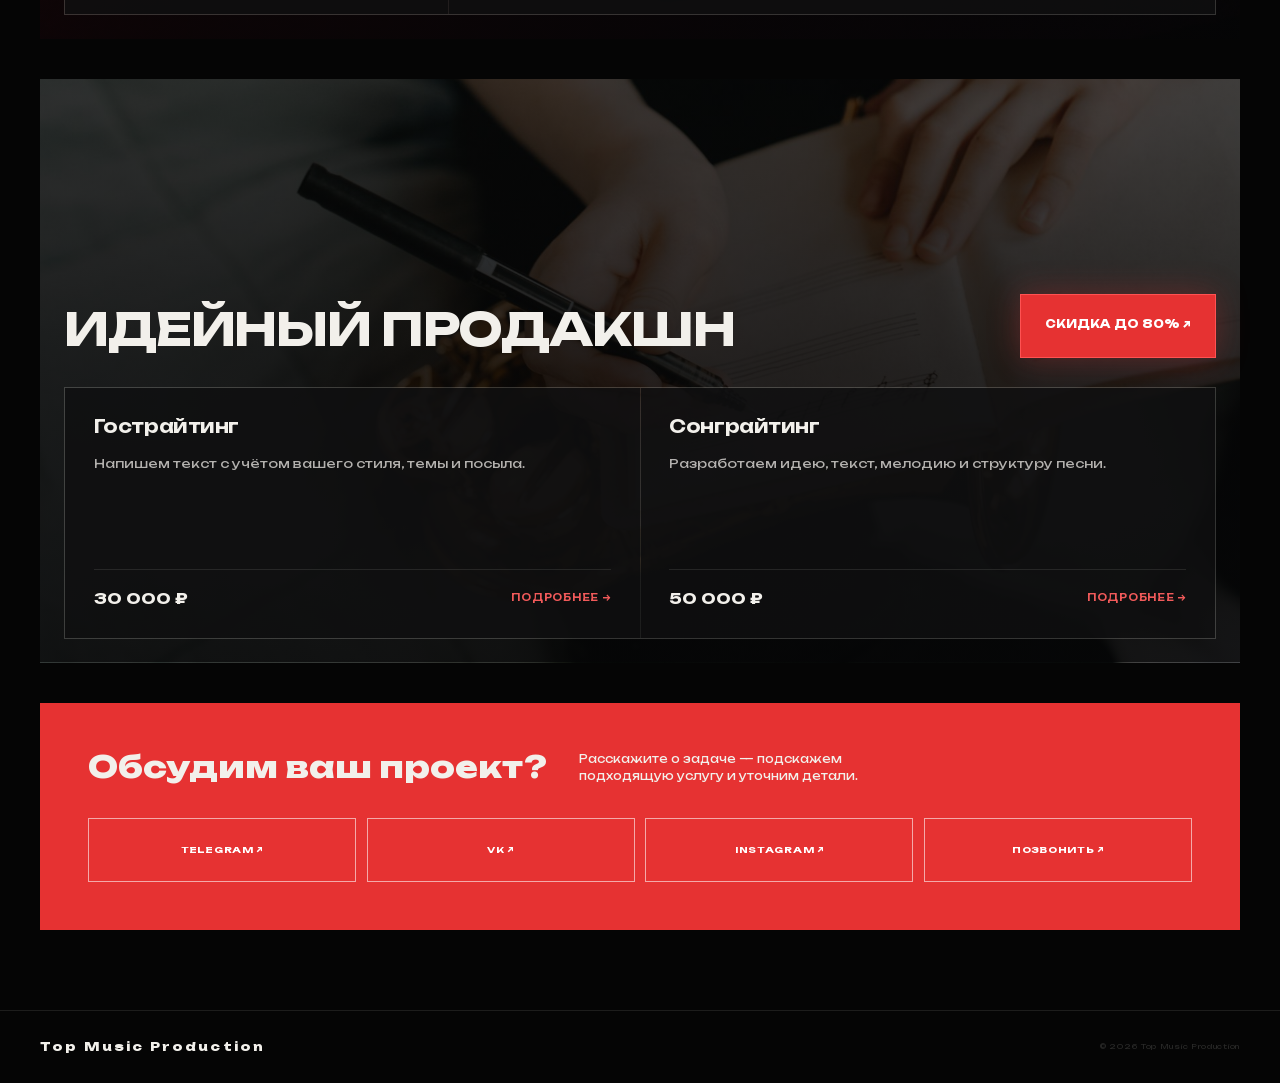
<file: pages/services.html>
<!DOCTYPE html><html lang="ru"><head><meta charset="UTF-8"><meta name="viewport" content="width=device-width, initial-scale=1.0"><title>Продакшн — Top Music Production</title><meta name="description" content="Продакшн Top Music Production: песни под ключ, запись, аранжировка, сведение, мастеринг и визуальные услуги с понятными ценами."><link rel="icon" type="image/svg+xml" href="../assets/favicon.svg?v=5" sizes="any"><link rel="manifest" href="../site.webmanifest"><link rel="stylesheet" href="../assets/css/services.css?v=28"><link rel="stylesheet" href="../assets/css/service-modal.css?v=2"></head><body>
<nav id="nav"><a href="../index.html" class="n-logo" aria-label="Top Music Production"><img class="nav-logo-svg" src="../assets/icons/logo.svg" alt=""><span class="nav-logo-text">Top Music Production<sup class="brand-c">©</sup></span></a><div class="n-brandline">Создаём артистов</div><div class="n-links"><a href="label.html">Лейбл</a><a href="services.html" aria-current="page">Продакшн</a><a href="studio.html">Студия</a><a href="../index.html#contact" class="n-cta">Связаться</a></div><div class="n-right"><a href="../index.html" class="n-back">Главная</a><button class="burger" id="burger" type="button" aria-label="Открыть меню" aria-expanded="false" aria-controls="mobNav"><span></span><span></span><span></span></button></div></nav>
<div class="mob-nav" id="mobNav" aria-hidden="true"><a href="label.html">Лейбл</a><a href="services.html">Продакшн</a><a href="studio.html">Студия</a><a href="../index.html">Главная</a><div class="mobile-contact"><p class="mobile-contact-label">На связи</p><div class="mobile-contact-links"><a href="https://t.me/Gavrishevsky" target="_blank" rel="noopener noreferrer">Telegram <span aria-hidden="true">↗</span></a><a href="https://vk.ru/gavrishevsky" target="_blank" rel="noopener noreferrer">VK <span aria-hidden="true">↗</span></a><a href="https://www.instagram.com/gavrishevsky/" target="_blank" rel="noopener noreferrer">Instagram <span aria-hidden="true">↗</span></a><a href="tel:+79021858337" aria-label="Позвонить по номеру +7 902 185-83-37">Позвонить <span aria-hidden="true">↗</span></a></div></div></div>
<header class="ph rv"><div class="ph-vid"><video autoplay muted loop playsinline preload="none" data-lazy-video><source data-src="../assets/media/video/about.mp4" type="video/mp4"></video><div class="ph-vid-ov"></div></div><p class="ph-eyebrow">Top Music</p><h1 class="ph-h">Продакшн</h1><div class="ph-row"><div class="ph-count"><span class="ph-accent">Прозрачные цены</span><br>и индивидуальный подход</div></div><div class="production-categories"><a href="#music">Музыкальный продакшн ↗</a><a href="#visual">Визуальный продакшн ↗</a><a href="#other">Идейный продакшн ↗</a></div></header>
<div class="section-switcher" id="sectionSwitcher" aria-label="Разделы продакшна"><button class="section-switcher-toggle" type="button" aria-label="Разделы продакшна" aria-expanded="false" aria-controls="sectionSwitcherPanel"><span></span><span></span><span></span></button><div class="section-switcher-panel" id="sectionSwitcherPanel"><a href="#music">Музыкальный продакшн <span>↗</span></a><a href="#visual">Визуальный продакшн <span>↗</span></a><a href="#other">Идейный продакшн <span>↗</span></a></div></div>
<main class="service-catalog" id="catalog">

<section class="catalog-section catalog-section--music" id="music"><div class="catalog-heading-row"><h2 class="catalog-heading">Музыкальный продакшн</h2><a class="catalog-discount" href="label.html#partnership">Скидка до 80% ↗</a></div><div class="songs-feature">
<div class="songs-feature-title"><h3>Песня<br>под ключ</h3></div>
<div class="songs-feature-options">
<article class="catalog-card songs-feature-card" id="pesnya"><div class="songs-feature-head"><h3>Ваша песня под ключ</h3><strong>65 000 ₽</strong></div><p>Аранжировка, запись, сведение и мастеринг вашей готовой песни.</p><a class="songs-feature-order" href="https://t.me/Gavrishevsky">Заказать →</a></article>
<article class="catalog-card songs-feature-card" id="sozdanie-pesni"><div class="songs-feature-head"><h3>Песня с нуля под ключ</h3><strong>110 000 ₽</strong></div><p>Создадим песню от идеи и мелодии до готового файла для релиза.</p><a class="songs-feature-order" href="https://t.me/Gavrishevsky">Заказать →</a></article>
</div></div><div class="catalog-grid">
<article class="catalog-card" id="zapis"><h3>Почасовая работа в студии</h3><p>Запись голоса, инструментов и совместная работа над продакшном.</p><div class="catalog-card-bottom"><strong>3 000 ₽/час</strong><a href="https://t.me/Gavrishevsky">Заказать →</a></div></article>
<article class="catalog-card" id="aranzhirovka"><h3>Аранжировка</h3><p>Создадим аранжировку из демо или мелодии под ваш жанр и референсы. Запись приглашённых музыкантов оплачивается отдельно.</p><div class="catalog-card-bottom"><strong>35 000 ₽</strong><a href="https://t.me/Gavrishevsky">Заказать →</a></div></article>
<article class="catalog-card" id="svedenie"><h3>Сведение PRO</h3><p>Детально обработаем дорожки, ритмику и вокал, подготовим трек к релизу.</p><div class="catalog-card-bottom"><strong>25 000 ₽</strong><a href="https://t.me/Gavrishevsky">Заказать →</a></div></article>
<article class="catalog-card" id="svedenie-golos"><h3>Сведение голоса с минусовкой</h3><p>Обработаем вокал и сведём его с готовой минусовкой.</p><div class="catalog-card-bottom"><strong>15 000 ₽</strong><a href="https://t.me/Gavrishevsky">Заказать →</a></div></article>
<article class="catalog-card" id="mastering"><h3>Мастеринг</h3><p>Выровняем громкость, частотный баланс и динамику для стриминговых площадок.</p><div class="catalog-card-bottom"><strong>10 000 ₽</strong><a href="https://t.me/Gavrishevsky">Заказать →</a></div></article>
<article class="catalog-card" id="analog-mastering"><h3>Аналоговый мастеринг</h3><p>Придадим треку характер и глубину с помощью аналогового оборудования.</p><div class="catalog-card-bottom"><strong>10 000 ₽</strong><a href="https://t.me/Gavrishevsky">Заказать →</a></div></article>
<article class="catalog-card" id="soprovoditelnaya-muzyka"><h3>Сопровождающая музыка</h3><p>Напишем оригинальную музыку для видео, игры, рекламы или подкаста.</p><div class="catalog-card-bottom"><strong>50 000 ₽ / 20 мин</strong><a href="https://t.me/Gavrishevsky">Заказать →</a></div></article>
<article class="catalog-card" id="svedenie-show"><h3>Сведение шоу</h3><p>Очистим и сбалансируем звук подкаста, интервью или аудиошоу.</p><div class="catalog-card-bottom"><strong>30 000 ₽/час</strong><a href="https://t.me/Gavrishevsky">Заказать →</a></div></article>
<article class="catalog-card" id="ozvuchka"><h3>Озвучка</h3><p>Озвучим рекламу, видео, аудиокнигу или другой проект.</p><div class="catalog-card-bottom"><strong>5 000 ₽/мин</strong><a href="https://t.me/Gavrishevsky">Заказать →</a></div></article>
</div></section>
<section class="catalog-section catalog-section--visual" id="visual"><h2 class="catalog-heading">Визуальный продакшн</h2><div class="catalog-grid">
<article class="catalog-card" id="dizain"><h3>Дизайн обложки</h3><p>Создадим обложку, которая передаёт настроение релиза.</p><div class="catalog-card-bottom"><strong>5 000 ₽</strong><a href="https://t.me/Gavrishevsky">Заказать →</a></div></article>
<article class="catalog-card" id="social-design"><h3>Дизайн соцсетей</h3><p>Разработаем узнаваемый стиль и оформление профилей.</p><div class="catalog-card-bottom"><strong>от 20 000 ₽</strong><a href="https://t.me/Gavrishevsky">Заказать →</a></div></article>
<article class="catalog-card" id="reels-shoot"><h3>Съёмка рилс</h3><p>Снимем короткое видео для продвижения проекта.</p><div class="catalog-card-bottom"><strong>от 3 000 ₽/шт</strong><a href="https://t.me/Gavrishevsky">Заказать →</a></div></article>
<article class="catalog-card" id="site"><h3>Сайт</h3><p>Разработаем адаптивный сайт для презентации вашего творчества.</p><div class="catalog-card-bottom"><strong>от 100 000 ₽</strong><a href="https://t.me/Gavrishevsky">Заказать →</a></div></article>
<article class="catalog-card" id="video"><h3>Клип</h3><p>Подготовим сценарий, организуем съёмку и постпродакшн.</p><div class="catalog-card-bottom"><strong>200 000 ₽</strong><a href="https://t.me/Gavrishevsky">Заказать →</a></div></article>
</div></section>
<section class="catalog-section catalog-section--idea" id="other"><div class="catalog-heading-row"><h2 class="catalog-heading">Идейный продакшн</h2><a class="catalog-discount" href="label.html#partnership">Скидка до 80% ↗</a></div><div class="catalog-grid">
<article class="catalog-card" id="ghostwriting"><h3>Гострайтинг</h3><p>Напишем текст с учётом вашего стиля, темы и посыла.</p><div class="catalog-card-bottom"><strong>30 000 ₽</strong><a href="https://t.me/Gavrishevsky">Заказать →</a></div></article>
<article class="catalog-card" id="songwriting"><h3>Сонграйтинг</h3><p>Разработаем идею, текст, мелодию и структуру песни.</p><div class="catalog-card-bottom"><strong>50 000 ₽</strong><a href="https://t.me/Gavrishevsky">Заказать →</a></div></article>
</div></section>
<section class="catalog-contact"><h2>Обсудим ваш проект?</h2><p>Расскажите о задаче — подскажем подходящую услугу и уточним детали.</p><div class="catalog-contact-actions"><a href="https://t.me/Gavrishevsky" target="_blank" rel="noopener noreferrer">Telegram ↗</a><a href="https://vk.ru/gavrishevsky" target="_blank" rel="noopener noreferrer">VK ↗</a><a href="https://www.instagram.com/gavrishevsky/" target="_blank" rel="noopener noreferrer">Instagram ↗</a><a href="tel:+79021858337">Позвонить ↗</a></div></section></main><footer><div class="f-logo">Top Music Production</div><div class="f-c">© 2026 Top Music Production</div></footer>
<div class="service-modal" id="serviceModal" data-service-details="../assets/data/service-details.json" aria-hidden="true"><div class="service-modal-backdrop" data-service-close></div><div class="service-modal-dialog" role="dialog" aria-modal="true" aria-labelledby="serviceModalTitle" tabindex="-1"><button class="service-modal-close" type="button" aria-label="Закрыть" data-service-close>×</button><div class="service-modal-content"><div class="service-modal-label">Услуга / Top Music Production</div><h2 id="serviceModalTitle"></h2><p class="service-modal-intro" id="serviceModalIntro"></p><h3>Что входит</h3><ul id="serviceModalPoints"></ul><p class="service-modal-note" id="serviceModalNote" hidden></p><p class="service-modal-result" id="serviceModalResult"></p><div class="service-modal-footer"><strong id="serviceModalPrice"></strong><a class="service-modal-discount" id="serviceModalDiscount" href="label.html#partnership" hidden>Скидка до 80% ↗</a><a id="serviceModalOrder" href="../index.html#contact">Заказать услугу ↗</a></div></div></div></div>
<script src="../assets/js/services.js?v=3"></script><script src="../assets/js/service-modal.js?v=7"></script></body></html>
</file>
<file: assets/css/admin.css>
@font-face{font-family:Unbounded;src:url('../fonts/unbounded/Unbounded-Variable.ttf') format('truetype');font-weight:100 900;font-display:swap}
:root{color-scheme:dark;--bg:#090909;--panel:#121214;--line:#343438;--white:#f4f0eb;--muted:#aaa7a5;--red:#e63232}
*{box-sizing:border-box}
body{margin:0;background:var(--bg);color:var(--white);font:400 13px/1.65 Unbounded,sans-serif}
button,input,select,textarea{font:inherit}
button{cursor:pointer}
a{color:inherit}
[hidden]{display:none!important}
.topbar{height:76px;padding:0 clamp(20px,3vw,54px);display:flex;align-items:center;justify-content:space-between;border-bottom:1px solid var(--line);background:#070708}
.brand{display:flex;align-items:center;gap:16px;text-decoration:none;font-weight:800;font-size:15px;letter-spacing:-.03em}
.brand img{width:38px;height:38px}.brand b{color:var(--red)}
.topbar-actions{display:flex;align-items:center;gap:24px}.topbar-actions a,.topbar-actions button{font-size:11px;text-decoration:none;color:var(--muted);background:none;border:0}.topbar-actions :hover{color:var(--white)}
main{max-width:1440px;margin:auto;padding:clamp(24px,4vw,64px)}
h1,h2,h3,p{margin-top:0}h1{font-size:clamp(29px,3.4vw,52px);line-height:1.16;letter-spacing:-.055em}h2{font-size:19px;line-height:1.35}p{color:var(--muted)}
.eyebrow{color:var(--red);font-size:10px;font-weight:700;letter-spacing:.14em;text-transform:uppercase}
.card{border:1px solid var(--line);background:var(--panel);padding:clamp(20px,2.5vw,36px)}
.login{max-width:740px;margin:6vh auto}.login>p{max-width:600px}.login form{margin-top:34px}
label{display:block;color:var(--muted);font-size:10px;font-weight:650;letter-spacing:.04em;text-transform:uppercase}
input,select,textarea{width:100%;min-height:44px;padding:10px 13px;border:1px solid #49494c;border-radius:0;background:#0d0d0f;color:var(--white);font-size:12px;line-height:1.45}
textarea{min-height:68px;resize:vertical}input:focus,select:focus,textarea:focus{outline:1px solid var(--red);border-color:var(--red)}
.token-row{display:flex;gap:10px;margin-top:10px}.token-row input{flex:1}.hint{font-size:10px;margin:22px 0 0}.hint a{color:#fff;text-underline-offset:4px}
.primary{border:1px solid var(--red);background:var(--red);color:#fff;min-height:44px;padding:10px 20px;font-size:11px;font-weight:750;text-transform:uppercase}.primary:hover{background:#a92525}.primary:disabled{opacity:.45;cursor:not-allowed}
.intro{display:flex;align-items:end;justify-content:space-between;gap:30px;margin-bottom:28px}.intro p{max-width:730px}.site-link{white-space:nowrap;text-decoration:none;border-bottom:1px solid var(--red);padding-bottom:4px;font-weight:650;font-size:10px}
.toolbar{display:flex;align-items:center;justify-content:space-between;gap:20px;padding:14px 20px;margin-bottom:22px;position:sticky;top:0;z-index:10}.tabs{display:flex;flex-wrap:wrap;gap:8px}.tab{background:transparent;color:var(--muted);border:1px solid var(--line);padding:10px 14px;font-size:10px;text-transform:uppercase}.tab.active{background:#272020;color:#fff;border-color:var(--red)}.publish{display:flex;align-items:center;gap:14px}.dirty{color:#ffb377;font-size:10px}
.controls{display:grid;grid-template-columns:220px minmax(0,1fr);gap:16px;margin-bottom:15px}.controls label input,.controls label select{display:block;margin-top:7px}.tip{padding:14px 18px;margin-bottom:20px;border-left:2px solid var(--red);background:#151012;color:var(--muted);font-size:10px;line-height:1.6}
.field-group{margin-bottom:15px}.field-group summary{cursor:pointer;list-style:none;background:#171719;border:1px solid var(--line);padding:14px 20px;text-transform:uppercase;font-size:11px;font-weight:700}.field-group summary::after{content:'+';float:right;color:var(--red)}.field-group[open] summary::after{content:'−'}.field-group-body{border:1px solid var(--line);border-top:0;padding:0 20px}
.field{display:grid;grid-template-columns:minmax(170px,30%) minmax(0,1fr);align-items:start;gap:18px;padding:15px 0;border-top:1px solid #262629}.field:first-child{border-top:0}.field-title{color:var(--muted);font-size:10px;overflow-wrap:anywhere}.field-title strong{display:block;color:var(--white);font-size:10px;margin-bottom:4px}.field-control{min-width:0}.field-control input,.field-control textarea{width:100%}.field-media{display:grid;grid-template-columns:minmax(0,1fr) auto;gap:8px}.small-button{padding:8px 12px;background:#202023;border:1px solid #515157;color:#fff;font-size:10px;white-space:nowrap}.small-button:hover{border-color:var(--red)}.field-media input[type=file]{display:none}.media-preview{display:block;max-width:220px;max-height:130px;object-fit:contain;margin-top:10px;background:#000}.path-note{font-size:9px;color:var(--muted);margin-top:5px;word-break:break-all}
.pool{margin-bottom:18px}.pool-head{display:flex;align-items:center;justify-content:space-between;gap:15px;margin-bottom:12px}.pool-head h2{margin:0}.artist-row{display:grid;grid-template-columns:repeat(3,minmax(0,1fr)) auto;gap:10px;margin:10px 0}.artist-row .small-button{align-self:end}.artist-row label input{margin-top:4px}.upload-card{max-width:740px}.upload-card p{font-size:11px}.file-picker{display:block;margin:20px 0}.file-picker input{display:block;margin-top:8px;padding-top:9px}.upload-card output{display:block;margin-top:16px;color:#a9c1ff;word-break:break-all}
.artist-actions{display:flex;align-items:end;gap:4px}.artist-actions .small-button:disabled{opacity:.35;cursor:not-allowed}
#status{position:fixed;right:24px;bottom:24px;z-index:30;max-width:min(420px,calc(100vw - 48px));padding:12px 18px;background:#19201b;border:1px solid #4e8d60;color:#e8ffee;box-shadow:0 8px 32px #0008;display:none;font-size:11px}#status.error{background:#281315;border-color:var(--red);color:#fff}
@media(max-width:800px){.intro{align-items:start;flex-direction:column}.toolbar{align-items:stretch;flex-direction:column}.publish{justify-content:space-between}.controls{grid-template-columns:1fr}.artist-row{grid-template-columns:1fr 1fr}.field{grid-template-columns:1fr;gap:7px}}
@media(max-width:520px){.topbar{padding:0 18px}.topbar-actions{gap:10px}.brand{font-size:11px}.brand img{width:30px}.topbar-actions a{display:none}.token-row{flex-direction:column}.artist-row{grid-template-columns:1fr}.field-media{grid-template-columns:1fr}.publish{align-items:stretch;flex-direction:column}.primary{width:100%}}
</file>
<file: assets/css/divisions.css>
@font-face{font-family:'Syne';src:url('../fonts/syne/Syne-Regular.ttf') format('truetype');font-weight:400;font-display:swap}
@font-face{font-family:'Syne';src:url('../fonts/syne/Syne-Bold.ttf') format('truetype');font-weight:700;font-display:swap}
@font-face{font-family:'Syne';src:url('../fonts/syne/Syne-ExtraBold.ttf') format('truetype');font-weight:800;font-display:swap}
@font-face{font-family:'Unbounded';src:url('../fonts/unbounded/Unbounded-Variable.ttf') format('truetype');font-weight:100 900;font-display:swap}

:root{--bg:#050505;--panel:#0a0a0a;--white:#f2f0eb;--muted:rgba(242,240,235,.48);--line:rgba(242,240,235,.12);--red:#e63232;--ease:cubic-bezier(.16,1,.3,1)}
*,*::before,*::after{box-sizing:border-box;margin:0;padding:0}
html{scroll-behavior:smooth}
body{background:var(--bg);color:var(--white);font-family:'Unbounded',sans-serif;overflow-x:hidden}
a{color:inherit;text-decoration:none}
button,input,select,textarea{font:inherit}

.division-nav{position:fixed;inset:0 0 auto;z-index:100;display:flex;align-items:center;gap:2rem;padding:1.35rem 2.5rem;background:rgba(5,5,5,.8);backdrop-filter:blur(14px);border-bottom:1px solid rgba(242,240,235,.06)}
.division-logo{width:32px;display:block}
.division-logo img{display:block;width:100%}
.division-links{display:flex;align-items:center;gap:2rem;margin-left:auto}
.division-links .division-mobile-link{display:none}
.division-links a,.division-contact{font-size:.52rem;letter-spacing:.16em;text-transform:uppercase;transition:color .2s}
.division-links a{color:var(--muted)}
.division-links a:hover,.division-links a[aria-current="page"]{color:var(--white)}
.division-contact{margin-left:.6rem;border:1px solid var(--red);padding:.72rem 1.35rem;color:var(--red)}
.division-contact:hover{background:var(--red);color:#fff}
.division-menu{display:none;margin-left:auto;width:38px;height:38px;border:1px solid var(--line);background:transparent;color:var(--white)}

.division-hero{height:100svh;min-height:640px;position:relative;display:flex;align-items:flex-end;overflow:hidden;padding:8rem 2.5rem 4.75rem}
.division-hero video{position:absolute;inset:0;width:100%;height:100%;object-fit:cover;filter:brightness(.58) contrast(1.12) saturate(.9)}
.division-hero::after{content:'';position:absolute;inset:0;pointer-events:none;background:radial-gradient(ellipse at 16% 65%,rgba(196,35,45,.19),transparent 48%),linear-gradient(180deg,rgba(0,0,0,.25),rgba(0,0,0,.05) 35%,rgba(0,0,0,.78))}
.division-hero-content{position:relative;z-index:1;width:100%}
.eyebrow{font-size:.48rem;letter-spacing:.28em;text-transform:uppercase;color:var(--red);margin-bottom:1rem}
.division-title{font-family:'Unbounded',sans-serif;font-size:clamp(4rem,12vw,11.5rem);font-weight:800;letter-spacing:-.085em;line-height:.76;text-transform:uppercase;white-space:nowrap}
.production-page .division-title{font-size:clamp(3.4rem,9.8vw,9.4rem)}
.division-hero-foot{display:flex;justify-content:space-between;align-items:flex-end;gap:2rem;margin-top:1.6rem}
.division-lead{font-family:'Unbounded',sans-serif;font-size:clamp(1.2rem,2vw,2rem);line-height:1.15;max-width:720px}
.division-lead span{color:var(--red)}
.division-button{display:inline-flex;align-items:center;justify-content:space-between;gap:3rem;min-width:250px;padding:1rem 1.2rem;border:1px solid var(--line);font-size:.55rem;letter-spacing:.14em;text-transform:uppercase;transition:.25s}
.division-button::after{content:'↗';font-size:.9rem}
.division-button:hover,.division-button.red{background:var(--red);border-color:var(--red);color:#fff}
.division-button.red:hover{background:#fff;border-color:#fff;color:#050505}

.division-section{padding:8rem 2.5rem;border-top:1px solid var(--line)}
.section-head{display:grid;grid-template-columns:1fr 2fr;gap:3rem;margin-bottom:4rem}
.section-index{font-size:.48rem;letter-spacing:.24em;color:var(--red);text-transform:uppercase}
.section-title{font-family:'Unbounded',sans-serif;font-size:clamp(2.5rem,6vw,6rem);font-weight:700;letter-spacing:-.055em;line-height:.9;text-transform:uppercase}
.section-copy{font-size:.78rem;line-height:1.8;color:var(--muted);max-width:640px;margin-top:1.5rem}

.service-grid{display:grid;grid-template-columns:repeat(3,1fr);border-top:1px solid var(--line);border-left:1px solid var(--line)}
.service-card{min-height:320px;padding:1.8rem;display:flex;flex-direction:column;border-right:1px solid var(--line);border-bottom:1px solid var(--line);position:relative;overflow:hidden;transition:background .35s}
.service-card::after{content:'';position:absolute;left:0;right:0;bottom:0;height:3px;background:var(--red);transform:scaleX(0);transform-origin:left;transition:transform .4s var(--ease)}
.service-card:hover{background:#0e0e0e}
.service-card:hover::after{transform:scaleX(1)}
.card-no{font-size:.44rem;letter-spacing:.2em;color:var(--muted)}
.card-title{font-family:'Unbounded',sans-serif;font-size:clamp(1.5rem,2.4vw,2.4rem);line-height:1;letter-spacing:-.035em;margin:auto 0 1rem}
.card-copy{font-size:.67rem;line-height:1.65;color:var(--muted);max-width:360px}
.card-tag{font-size:.43rem;letter-spacing:.14em;text-transform:uppercase;color:var(--red);margin-top:1.5rem}

.split-feature{display:grid;grid-template-columns:1fr 1fr;min-height:680px;border-top:1px solid var(--line)}
.split-copy{padding:7rem 2.5rem;display:flex;flex-direction:column;justify-content:space-between}
.split-media{min-height:620px;position:relative;overflow:hidden}
.split-media video,.split-media img{width:100%;height:100%;object-fit:cover}
.split-media video{filter:brightness(.65) contrast(1.1) saturate(.9)}
.split-media img{filter:grayscale(.72) brightness(.58) contrast(1.14)}
.split-media::after{content:'';position:absolute;inset:0;pointer-events:none;background:radial-gradient(ellipse at 16% 68%,rgba(196,35,45,.19),transparent 52%),linear-gradient(to top,rgba(0,0,0,.24),transparent 60%)}
.split-kicker{font-size:.46rem;letter-spacing:.24em;color:var(--red);text-transform:uppercase}
.split-title{font-family:'Unbounded',sans-serif;font-size:clamp(3rem,6vw,6rem);line-height:.88;letter-spacing:-.06em;text-transform:uppercase;margin:2rem 0}
.split-list{list-style:none;border-top:1px solid var(--line)}
.split-list li{display:flex;justify-content:space-between;padding:1rem 0;border-bottom:1px solid var(--line);font-size:.58rem;letter-spacing:.08em;text-transform:uppercase}
.split-list span{color:var(--red)}

.media-strip{overflow:hidden;border-top:1px solid var(--line);border-bottom:1px solid var(--line);padding:1rem 0}
.media-track{display:flex;width:max-content;gap:1rem;animation:divisionScroll 32s linear infinite}
.media-item{width:min(32vw,440px);height:430px;flex:none;overflow:hidden;background:#111}
.media-item img{width:100%;height:100%;object-fit:cover;filter:grayscale(.55) brightness(.64) contrast(1.12);transition:filter .35s,transform .6s var(--ease)}
.media-item:hover img{filter:grayscale(0) brightness(.88) contrast(1.06);transform:scale(1.025)}
@keyframes divisionScroll{to{transform:translateX(calc(-50% - .5rem))}}

.label-case{display:grid;grid-template-columns:1fr 1.35fr;min-height:720px;border-top:1px solid var(--line);border-bottom:1px solid var(--line)}
.label-case-stats{padding:7rem 2.5rem 3rem;display:flex;flex-direction:column;justify-content:space-between;background:#090909}
.label-case-overline{font-size:.48rem;letter-spacing:.2em;text-transform:uppercase;color:var(--muted);margin-bottom:1rem}
.label-case-number{font-family:'Unbounded',sans-serif;font-size:clamp(4.5rem,9vw,9rem);font-weight:800;letter-spacing:-.09em;line-height:.78;color:var(--red);white-space:nowrap}
.label-case-number span{font-size:.5em;margin:0 .12em;color:var(--white);vertical-align:.15em}
.label-case-description{max-width:390px;margin-top:2rem;font-size:.7rem;line-height:1.8;color:var(--muted)}
.label-case-metrics{display:grid;grid-template-columns:repeat(4,1fr);gap:1rem;border-top:1px solid var(--line);padding-top:1.5rem}
.label-case-metrics div{display:flex;flex-direction:column;gap:.55rem}.label-case-metrics strong{font-family:'Unbounded',sans-serif;font-size:2rem;letter-spacing:-.06em}.label-case-metrics span{font-size:.42rem;line-height:1.7;letter-spacing:.1em;text-transform:uppercase;color:var(--muted)}
.label-case-media{position:relative;min-height:600px;overflow:hidden;background:#111}.label-case-viewport{height:100%;overflow:hidden}.label-case-track{height:100%;display:flex;transition:transform .8s var(--ease)}.label-case-slide{position:relative;flex:0 0 100%;height:100%;min-height:600px;overflow:hidden}.label-case-slide img{width:100%;height:100%;object-fit:cover;filter:grayscale(.52) contrast(1.16) brightness(.7);transition:transform 1.1s var(--ease),filter .6s}.label-case-media:hover .label-case-slide.active img{transform:scale(1.025);filter:grayscale(.2) contrast(1.1) brightness(.82)}
.label-case-media-caption{position:absolute;z-index:1;left:2.5rem;right:2.5rem;bottom:2.25rem}.label-case-media-caption span{font-size:.44rem;letter-spacing:.18em;text-transform:uppercase;color:var(--red)}.label-case-media-caption h2{margin-top:.85rem;font-family:'Unbounded',sans-serif;font-size:clamp(3rem,6vw,6.6rem);font-weight:700;line-height:.8;letter-spacing:-.07em;text-transform:uppercase}
.label-case-controls{position:absolute;z-index:2;display:flex;align-items:center;justify-content:space-between;left:0;right:0;bottom:0;padding:1rem 1rem 1rem 2.5rem;font-size:.45rem;letter-spacing:.18em;color:var(--muted)}.label-case-controls .slider-arrows button{background:rgba(5,5,5,.72)}
.label-demo{display:grid;grid-template-columns:.95fr 1.05fr;border-top:1px solid var(--line);background:#0a0a0a}.label-demo-copy{padding:6.5rem 2.5rem;background:var(--red);color:#fff}.label-demo-title{margin-top:4.5rem;font-family:'Unbounded',sans-serif;font-size:clamp(4rem,7vw,7.5rem);line-height:.78;letter-spacing:-.075em;text-transform:uppercase}.label-demo-title span{color:#090909}.label-demo-copy>p:last-child{max-width:410px;margin-top:2rem;font-size:.68rem;line-height:1.75;color:rgba(255,255,255,.78)}.label-demo-form{padding:5rem 2.5rem;display:grid;grid-template-columns:1fr 1fr;gap:1rem}.label-demo-form label{display:flex;flex-direction:column;gap:.55rem}.label-demo-form label.full,.label-demo-form button,.label-demo-status{grid-column:1/-1}.label-demo-form label span{font-size:.42rem;letter-spacing:.16em;text-transform:uppercase;color:var(--muted)}.label-demo-form input,.label-demo-form textarea{width:100%;border:1px solid var(--line);border-radius:0;background:#050505;color:var(--white);padding:1rem;font-size:.62rem;outline:none;resize:vertical}.label-demo-form input:focus,.label-demo-form textarea:focus{border-color:var(--red)}.label-demo-form button{display:flex;justify-content:space-between;align-items:center;border:1px solid var(--red);background:var(--red);padding:1.1rem 1.2rem;color:#fff;cursor:pointer;font-size:.5rem;letter-spacing:.16em;text-transform:uppercase;transition:background .25s,color .25s}.label-demo-form button:hover{background:transparent;color:var(--red)}.label-demo-form button span{font-size:1rem}.label-demo-status{min-height:1em;font-size:.48rem;color:var(--muted)}

.studio-about{background:#080808}
.interior-slider{border:1px solid var(--line)}
.interior-viewport{overflow:hidden}
.interior-track{display:flex;transition:transform .8s var(--ease)}
.interior-slide{position:relative;flex:0 0 100%;height:min(64vw,760px);min-height:520px;overflow:hidden;background:#111}
.interior-slide::after{content:'';position:absolute;inset:0;background:linear-gradient(180deg,transparent 52%,rgba(0,0,0,.72))}
.interior-slide img{width:100%;height:100%;object-fit:cover;filter:grayscale(.48) brightness(.7) contrast(1.1);transition:filter .45s,transform 1s var(--ease)}
.interior-slide.active img{filter:grayscale(.12) brightness(.82) contrast(1.04);transform:scale(1.015)}
.interior-slide figcaption{position:absolute;left:2rem;bottom:1.7rem;z-index:1;font-size:.46rem;letter-spacing:.22em;text-transform:uppercase;color:var(--white)}
.interior-controls{display:flex;align-items:center;justify-content:space-between;padding:1rem 1rem 1rem 2rem;border-top:1px solid var(--line);font-size:.46rem;letter-spacing:.2em;color:var(--muted)}
.story-slider{border-top:1px solid var(--line);border-bottom:1px solid var(--line)}
.story-viewport{overflow:hidden}
.story-track{display:flex;transition:transform .75s var(--ease)}
.story-slide{flex:0 0 100%;min-height:500px;padding:2.5rem;display:grid;grid-template-columns:1fr 2fr;grid-template-rows:auto 1fr auto;column-gap:3rem}
.story-number{font-size:.46rem;letter-spacing:.2em;color:var(--muted)}
.story-label{grid-column:2;font-size:.48rem;letter-spacing:.2em;text-transform:uppercase;color:var(--red)}
.story-lead{grid-column:2;align-self:center;max-width:1050px;font-family:'Unbounded',sans-serif;font-size:clamp(2.3rem,5vw,5.6rem);font-weight:400;line-height:.96;letter-spacing:-.055em}
.story-copy{grid-column:2;max-width:840px;font-size:.72rem;line-height:1.85;color:var(--muted)}
.slider-controls{display:flex;align-items:center;justify-content:space-between;padding:1rem 0 0}
.slider-dots{display:flex;gap:.55rem}
.slider-dot{width:34px;height:2px;border:0;background:rgba(242,240,235,.2);cursor:pointer;transition:width .35s var(--ease),background .35s}
.slider-dot.active{width:68px;background:var(--red)}
.slider-arrows{display:flex}
.slider-arrows button{width:58px;height:52px;border:1px solid var(--line);background:transparent;color:var(--white);cursor:pointer;transition:background .25s,color .25s,border-color .25s}
.slider-arrows button+button{border-left:0}
.slider-arrows button:hover{background:var(--red);border-color:var(--red)}

.equipment-showcase{margin-bottom:1rem;border:1px solid var(--line)}
.equipment-showcase-viewport{overflow:hidden}
.equipment-showcase-track{display:flex;transition:transform .8s var(--ease)}
.equipment-showcase-slide{position:relative;flex:0 0 25%;height:min(32vw,480px);min-height:340px;overflow:hidden;background:#0b0b0b;border-right:.8rem solid var(--bg);cursor:pointer;outline:none}
.equipment-showcase-slide::after{content:'';position:absolute;inset:0;background:linear-gradient(180deg,transparent 50%,rgba(0,0,0,.8))}
.equipment-showcase-slide img{width:100%;height:100%;object-fit:cover;filter:none;transition:filter .5s,transform 1.1s var(--ease)}
.equipment-showcase-slide.active img{filter:none}
.equipment-showcase-slide:hover img,.equipment-showcase-slide:focus-visible img{filter:brightness(1.08);transform:scale(1.018)}
.equipment-showcase-slide figcaption{position:absolute;left:1.3rem;right:1.3rem;bottom:1.25rem;z-index:1;display:flex;align-items:flex-end;justify-content:space-between;font-family:'Unbounded',sans-serif;font-size:clamp(1rem,1.7vw,1.55rem);letter-spacing:-.035em;text-transform:uppercase;opacity:0;transform:translateY(12px);transition:opacity .3s,transform .3s var(--ease)}
.equipment-showcase-slide:hover figcaption,.equipment-showcase-slide:focus-visible figcaption{opacity:1;transform:none}
.equipment-showcase-slide figcaption span{font-family:'Unbounded',sans-serif;font-size:.45rem;letter-spacing:.18em;color:var(--red)}
.equipment-showcase-controls{display:flex;justify-content:space-between;align-items:center;padding:1rem 1rem 1rem 2rem;border-top:1px solid var(--line)}
.equipment-showcase-count{font-size:.46rem;letter-spacing:.2em;color:var(--muted)}
.equipment-tiles{border-top:1px solid var(--line);border-left:1px solid var(--line)}
.studio-page #equipment{padding-top:clamp(2rem,4vh,3.5rem)}
.studio-page #equipment>.section-head{display:block;margin-bottom:1.5rem}
.studio-page #equipment .section-title{font-size:clamp(2.4rem,5vw,5.4rem);line-height:.9;white-space:nowrap}
.studio-page #equipment .section-copy{max-width:680px;margin-top:.8rem}
.equipment-tiles .equipment-showcase-track{display:grid;grid-template-columns:repeat(4,minmax(0,1fr));transform:none!important}
.equipment-tiles .equipment-showcase-slide{width:auto;min-height:0;height:clamp(220px,30vh,330px);flex:none;border-right:1px solid var(--line);border-bottom:1px solid var(--line);transition:opacity .22s ease}
.equipment-tiles .equipment-showcase-slide.is-changing{opacity:.42}
.equipment-tiles .equipment-showcase-slide::after{background:linear-gradient(180deg,rgba(0,0,0,.24) 0%,rgba(0,0,0,.46) 45%,rgba(0,0,0,.9) 100%)}
.equipment-tiles .equipment-showcase-slide img{filter:brightness(.52) saturate(.78) contrast(1.08)}
.equipment-tiles .equipment-showcase-slide:hover img,.equipment-tiles .equipment-showcase-slide:focus-visible img{filter:brightness(.7) saturate(.9) contrast(1.06)}
.equipment-tiles .equipment-showcase-slide figcaption{opacity:1;transform:none}
.equipment-tiles+.equipment-lists{display:grid;margin-top:4rem}
@media(max-width:900px){.equipment-tiles .equipment-showcase-track{grid-template-columns:repeat(2,minmax(0,1fr))}.equipment-tiles .equipment-showcase-slide{height:310px}}
@media(max-width:600px){.equipment-tiles .equipment-showcase-slide{height:240px}.equipment-tiles .equipment-showcase-slide figcaption{font-size:1rem}}

.equipment{display:grid;grid-template-columns:repeat(2,1fr);border-top:1px solid var(--line);border-left:1px solid var(--line)}
.equipment-group{min-height:330px;padding:0;border-right:1px solid var(--line);border-bottom:1px solid var(--line);overflow:hidden}
.equipment-group.wide{grid-column:1/-1}
.equipment-image{height:270px;overflow:hidden;border-bottom:1px solid var(--line);background:#0d0d0d}
.equipment-image img{width:100%;height:100%;object-fit:cover;filter:none;transition:filter .45s,transform .7s var(--ease)}
.equipment-group:hover .equipment-image img{filter:brightness(1.08);transform:scale(1.025)}
.equipment-body{padding:2rem}
.equipment-title{font-family:'Unbounded',sans-serif;font-size:clamp(2rem,4vw,4rem);letter-spacing:-.05em;text-transform:uppercase;margin-bottom:2.4rem}
.equipment-list{list-style:none}
.equipment-list li{display:flex;align-items:center;gap:1rem;padding:.8rem 1.7rem .8rem 0;border-top:1px solid var(--line);font-size:.6rem;line-height:1.4;position:relative;transition:color .2s,padding-left .25s;cursor:pointer}
.equipment-list small{color:var(--muted);font-size:.48rem}
.equipment-list li small{margin-left:auto;text-align:right}
.equipment-list li::after{content:'+';position:absolute;right:0;top:50%;transform:translateY(-50%);color:var(--red);font-size:.8rem;font-weight:400}
.equipment-list li:hover,.equipment-list li:focus-visible{color:var(--red);padding-left:.35rem;outline:none}
.equipment-list .equipment-category{grid-column:1/-1;margin-top:1.2rem;padding:.65rem 0;border-top:0;border-bottom:1px solid rgba(196,35,45,.42);color:var(--red);font-size:.48rem;font-weight:700;letter-spacing:.16em;text-transform:uppercase;cursor:default}
.equipment-list .equipment-category::after{display:none}
.equipment-list .equipment-category:hover{padding-left:0;color:var(--red)}
.equipment-group.wide .equipment-list{display:grid;grid-template-columns:1fr;column-gap:0}
.equipment-lists .equipment-group{min-height:auto}
.equipment-lists .equipment-body{height:100%;padding:2.3rem}

.equipment-modal{position:fixed;inset:0;z-index:500;display:grid;place-items:center;padding:2rem;opacity:0;pointer-events:none;transition:opacity .25s}
.equipment-modal.open{opacity:1;pointer-events:auto}
.equipment-modal-backdrop{position:absolute;inset:0;background:rgba(0,0,0,.8);backdrop-filter:blur(12px)}
.equipment-modal-card{position:relative;width:min(1040px,94vw);max-height:min(760px,90vh);display:grid;grid-template-columns:minmax(300px,.9fr) 1.1fr;background:#080808;border:1px solid var(--line);overflow:auto;transform:translateY(18px);transition:transform .35s var(--ease)}
.equipment-modal.open .equipment-modal-card{transform:none}
.equipment-modal-media{min-height:520px;background:#111}
.equipment-modal-media img{width:100%;height:100%;object-fit:contain;filter:none}
.equipment-modal-content{padding:3rem;display:flex;flex-direction:column}
.equipment-modal-close{position:absolute;right:1rem;top:1rem;width:42px;height:42px;border:1px solid var(--line);background:#080808;color:var(--white);font-size:1rem;cursor:pointer;z-index:2}
.equipment-modal-kicker{font-size:.44rem;letter-spacing:.2em;text-transform:uppercase;color:var(--red);margin-bottom:2rem}
.equipment-modal-title{font-family:'Unbounded',sans-serif;font-size:clamp(2rem,4.5vw,4.5rem);line-height:.9;letter-spacing:-.05em;text-transform:uppercase;max-width:650px}
.equipment-modal-type{font-size:.48rem;letter-spacing:.16em;text-transform:uppercase;color:var(--muted);padding:1rem 0;margin:2rem 0;border-top:1px solid var(--line);border-bottom:1px solid var(--line)}
.equipment-modal-description{font-size:.72rem;line-height:1.8;color:rgba(242,240,235,.72);max-width:570px}
.equipment-modal-hint{font-size:.42rem;letter-spacing:.12em;text-transform:uppercase;color:var(--muted);margin-top:auto;padding-top:3rem}
body.equipment-open{overflow:hidden}

.booking{display:grid;grid-template-columns:1fr 1fr;background:var(--red)}
.booking-copy{padding:6rem 2.5rem}
.booking-title{font-family:'Unbounded',sans-serif;font-size:clamp(3rem,7vw,7rem);letter-spacing:-.065em;line-height:.82;text-transform:uppercase}
.booking-note{font-size:.65rem;line-height:1.6;max-width:440px;margin-top:2rem;color:rgba(255,255,255,.72)}
.booking-form{padding:4rem 2.5rem;background:#0a0a0a;display:grid;grid-template-columns:1fr 1fr;gap:1rem}
.booking-field{display:flex;flex-direction:column;gap:.55rem}
.booking-field.full{grid-column:1/-1}
.booking-field label{font-size:.42rem;letter-spacing:.16em;color:var(--muted);text-transform:uppercase}
.booking-field input,.booking-field select,.booking-field textarea{width:100%;border:1px solid var(--line);background:#050505;color:var(--white);padding:1rem;border-radius:0;outline:none}
.booking-field input:focus,.booking-field select:focus,.booking-field textarea:focus{border-color:var(--red)}
.booking-form button{grid-column:1/-1;border:0;background:var(--red);color:#fff;padding:1.15rem;letter-spacing:.16em;text-transform:uppercase;cursor:pointer}
.booking-status{grid-column:1/-1;font-size:.52rem;color:var(--muted);min-height:1em}

.studio-booking{display:grid;grid-template-columns:repeat(2,minmax(0,1fr));min-height:620px;background:#0a0a0a}
.studio-booking-map{position:relative;display:block;min-height:620px;overflow:hidden;background:#121212}
.studio-booking-map::after{content:'';position:absolute;inset:0;pointer-events:none;background:linear-gradient(180deg,rgba(0,0,0,.15),rgba(0,0,0,.82))}
.studio-booking-map img{width:100%;height:100%;min-height:620px;display:block;object-fit:cover;filter:grayscale(1) brightness(.42) contrast(1.18);transition:filter .3s,transform .5s var(--ease)}
.studio-booking-map:hover img,.studio-booking-map:focus-visible img{filter:grayscale(.72) brightness(.56) contrast(1.12);transform:scale(1.018)}
.studio-booking-map>span{position:absolute;z-index:1;left:1.5rem;bottom:1.5rem;padding:.8rem 1rem;border:1px solid rgba(242,240,235,.3);background:rgba(5,5,5,.82);font-size:.48rem;letter-spacing:.1em;text-transform:uppercase}
.studio-booking .studio-contact{display:flex;flex-direction:column;justify-content:center;padding:4rem 2.5rem}
.studio-booking .studio-contact h2{font-size:clamp(1.9rem,3.4vw,3.8rem);line-height:.94}
.studio-booking-overlay{position:absolute;z-index:1;inset:auto 2.5rem 2.5rem;color:var(--white)}
.studio-booking-overlay .booking-title{margin-top:2rem}.studio-booking-overlay .booking-note{margin-top:1.4rem}
.studio-booking-links{display:flex;flex-wrap:wrap;gap:1.2rem;margin-top:2rem;font-size:.48rem;letter-spacing:.1em}.studio-booking-links a{padding-bottom:.3rem;border-bottom:1px solid rgba(242,240,235,.32);transition:color .2s}.studio-booking-links a:hover{color:var(--red)}
.studio-map-link{position:absolute;z-index:1;right:1.2rem;bottom:1.2rem;padding:.9rem 1rem;border:1px solid rgba(242,240,235,.32);background:rgba(5,5,5,.78);font-size:.44rem;letter-spacing:.16em;text-transform:uppercase;transition:background .2s,border-color .2s}
.studio-map-link:hover{background:var(--red);border-color:var(--red)}

.reviews-grid{display:grid;grid-template-columns:repeat(3,1fr);border-top:1px solid var(--line)}
.review{padding:2rem;min-height:260px;border-right:1px solid var(--line);display:flex;flex-direction:column;justify-content:space-between}
.review p{font-family:'Unbounded',sans-serif;font-size:1.3rem;line-height:1.25}
.review span{font-size:.45rem;letter-spacing:.15em;color:var(--muted);text-transform:uppercase}

.division-footer{padding:2.5rem;display:flex;justify-content:space-between;align-items:center;border-top:1px solid var(--line);font-size:.44rem;letter-spacing:.16em;text-transform:uppercase;color:var(--muted)}
.division-footer-links{display:flex;gap:1.5rem}
.division-footer a:hover{color:var(--white)}
.rv{opacity:0;transform:translateY(22px);transition:opacity .75s var(--ease),transform .75s var(--ease)}
.rv.in{opacity:1;transform:none}

@media(max-width:900px){
  .division-nav{padding:1rem 1.2rem}
  .division-links,.division-contact{display:none}
  .division-menu{display:block}
  .division-nav.open .division-links{display:flex;position:absolute;top:100%;left:0;right:0;min-height:calc(100svh - 70px);padding:3rem 1.2rem;background:#050505;flex-direction:column;align-items:flex-start;gap:1.8rem}
  .division-nav.open .division-links > a{font-family:'Unbounded',sans-serif;font-size:2rem;color:var(--white)}
  .division-hero{min-height:600px;padding:7rem 1.2rem 2.25rem}
  .division-title,.production-page .division-title{font-size:clamp(3rem,15vw,5.5rem);line-height:.8;white-space:normal}
  .division-hero-foot{flex-direction:column;align-items:flex-start}
  .division-button{width:100%}
  .division-section{padding:5rem 1.2rem}
  .section-head{grid-template-columns:1fr;gap:1.5rem;margin-bottom:2.5rem}
  .service-grid,.equipment,.booking,.split-feature{grid-template-columns:1fr}
  .story-slide{min-height:560px;padding:1.4rem 0;display:flex;flex-direction:column;gap:1.2rem}
  .story-label{order:1}
  .story-number{order:0}
  .story-lead{order:2;margin:auto 0;font-size:clamp(2.1rem,10vw,3.7rem)}
  .story-copy{order:3;font-size:.68rem}
  .slider-controls{padding-top:1rem}
  .slider-dot{width:20px}
  .slider-dot.active{width:38px}
  .slider-arrows button{width:52px;height:48px}
  .interior-slide{height:64vh;min-height:440px}
  .interior-slide figcaption{left:1.2rem;bottom:1.2rem}
  .interior-controls{padding:.75rem .75rem .75rem 1.2rem}
  .studio-booking-map,.studio-booking-map iframe{min-height:500px}.studio-booking-overlay{inset:auto 1.2rem 1.2rem}
  .equipment-showcase-slide{flex-basis:50%;height:54vh;min-height:320px;border-right:.55rem solid var(--bg)}
  .equipment-showcase-slide figcaption{left:1.2rem;right:1.2rem;bottom:1.2rem;align-items:flex-start;flex-direction:column;gap:.7rem}
  .equipment-showcase-controls{padding:.75rem .75rem .75rem 1.2rem}
  .equipment-group.wide{grid-column:1}
  .equipment-group.wide .equipment-list{grid-template-columns:1fr}
  .equipment-image{height:230px}
  .equipment-modal{padding:.75rem}
  .equipment-modal-card{grid-template-columns:1fr;max-height:92vh}
  .equipment-modal-media{min-height:0;height:min(62svh,560px);display:grid;place-items:center;padding:.5rem}
  .equipment-modal-content{padding:2rem 1.25rem}
  .equipment-modal-title{font-size:clamp(1.8rem,10vw,3rem)}
  .equipment-modal-hint{padding-top:2rem}
  .service-card{min-height:260px}
  .split-copy{padding:5rem 1.2rem}
  .split-media{min-height:480px}
  .media-item{width:75vw;height:420px}
  .label-case,.label-demo{grid-template-columns:1fr}.label-case-stats{min-height:590px;padding:5rem 1.2rem 2rem}.label-case-metrics{grid-template-columns:repeat(2,1fr);row-gap:1.5rem}.label-case-media,.label-case-slide{min-height:520px}.label-case-media-caption{left:1.2rem;right:1.2rem;bottom:4.6rem}.label-case-controls{padding:.75rem .75rem .75rem 1.2rem}.label-demo-copy,.label-demo-form{padding:4rem 1.2rem}.label-demo-title{margin-top:3rem}.label-demo-form{grid-template-columns:1fr}.label-demo-form label,.label-demo-form label.full,.label-demo-form button,.label-demo-status{grid-column:1}
  .booking-copy,.booking-form{padding:4rem 1.2rem}
  .booking-form{grid-template-columns:1fr}
  .booking-field,.booking-field.full,.booking-form button,.booking-status{grid-column:1}
  .reviews-grid{grid-template-columns:1fr}
  .review{border-right:0;border-bottom:1px solid var(--line)}
  .division-footer{padding:2rem 1.2rem;align-items:flex-start;flex-direction:column;gap:1.5rem}
}

@media(prefers-reduced-motion:reduce){html{scroll-behavior:auto}.media-track{animation-play-state:paused}.rv{opacity:1;transform:none}}

/* Label detail and studio content */
.label-service{scroll-margin-top:7rem}
.label-detail{width:min(580px,calc(100vw - 2rem));max-height:85vh;margin:auto;background:#111;color:var(--white);border:1px solid var(--line);padding:2.5rem;box-shadow:0 30px 100px #000}
.label-detail::backdrop{background:rgba(0,0,0,.8);backdrop-filter:blur(5px)}
.label-detail>button{position:absolute;top:1rem;right:1.2rem;border:0;background:none;color:var(--white);font-size:2rem;cursor:pointer}
.label-detail>p:first-of-type{font-size:.48rem;color:var(--red);letter-spacing:.16em;text-transform:uppercase}
.label-detail h2{font-family:'Unbounded',sans-serif;font-size:clamp(1.8rem,3.5vw,2.6rem);line-height:1.1;letter-spacing:-.045em;text-transform:uppercase;overflow-wrap:anywhere;margin:1.5rem 0}
.label-detail [data-label-description]{font-size:.72rem;color:var(--muted);line-height:1.7;margin-bottom:2rem}
.label-process-list{list-style:none;counter-reset:labelstep;display:grid;grid-template-columns:repeat(4,1fr);border:1px solid var(--line)}
.label-process-list li{counter-increment:labelstep;padding:2rem 1.2rem;min-height:160px;border-right:1px solid var(--line);font-size:.7rem;line-height:1.5}
.label-process-list li:last-child{border-right:0}
.label-process-list li:before{content:counter(labelstep,decimal-leading-zero);display:block;color:var(--red);font-size:.52rem;margin-bottom:1.5rem}
.studio-process-grid{display:grid;grid-template-columns:repeat(2,minmax(0,1fr));gap:1rem}
.studio-process-grid video{display:block;width:100%;aspect-ratio:16/9;object-fit:cover;background:#111;filter:brightness(.72) contrast(1.08) saturate(.94);box-shadow:0 0 0 1px rgba(230,50,50,.18),0 0 28px rgba(196,35,45,.17);transition:filter .25s ease,box-shadow .25s ease}
.studio-process-grid video:hover,.studio-process-grid video:focus-visible{filter:brightness(.84) contrast(1.06) saturate(.98);box-shadow:0 0 0 1px rgba(230,50,50,.3),0 0 36px rgba(196,35,45,.24)}
.equipment-lists{display:grid!important}
.studio-contact{padding:6rem 2.5rem;background:#0a0a0a;border-top:1px solid var(--line)}
.studio-contact h2{font-family:'Unbounded',sans-serif;font-size:clamp(2.5rem,6vw,6rem);line-height:.95;text-transform:uppercase;margin:1.5rem 0}
.studio-contact>p:not(.section-index){font-size:.72rem;line-height:1.8;color:var(--muted);max-width:680px}
.studio-contact>div{display:flex;gap:1rem;flex-wrap:wrap;margin-top:2.5rem}
@media(max-width:900px){.label-process-list{grid-template-columns:repeat(2,1fr)}.label-process-list li:nth-child(2){border-right:0}}
@media(max-width:600px){.studio-process-grid,.label-process-list{grid-template-columns:1fr}.label-process-list li{border-right:0;border-bottom:1px solid var(--line)}.studio-contact{padding:4rem 1.2rem}}
@media(max-width:800px){.studio-booking{grid-template-columns:1fr}.studio-booking-map,.studio-booking-map img{min-height:360px}.studio-contact{padding:4rem 1.2rem}}

/* The label uses the same eight-card artist showcase as the home page. */
.label-artists{padding:0;border-top:1px solid var(--line)}
.label-artists .sec-head{padding:4rem 2.5rem 3rem;display:flex;justify-content:space-between;align-items:flex-end;border-bottom:1px solid var(--line)}
.label-artists .sec-h{font-family:'Unbounded',sans-serif;font-size:clamp(1.4rem,3vw,3rem);font-weight:700;letter-spacing:-.01em;text-transform:uppercase;line-height:.9}
.label-artists .artists-rotator{display:grid;grid-template-columns:repeat(4,minmax(0,1fr));gap:1px;background:var(--line)}
.label-artists .rotating-artist{height:390px;display:flex;flex-direction:column;justify-content:flex-end;gap:.6rem;padding:1.3rem;background-color:#181818;background-size:cover;background-position:center;position:relative;isolation:isolate;transition:opacity .25s ease}
.label-artists .rotating-artist.is-changing{opacity:.48}
.label-artists .rotating-artist:before{content:'';position:absolute;inset:0;background:linear-gradient(180deg,rgba(0,0,0,.38) 0%,rgba(0,0,0,.54) 48%,rgba(0,0,0,.9) 100%);box-shadow:inset 0 0 110px rgba(0,0,0,.42);z-index:-1;transition:opacity .3s ease}
.label-artists .rotating-artist:hover:before,.label-artists .rotating-artist:focus-visible:before{opacity:.72}
.label-artists .rotating-artist-name{font-family:'Unbounded',sans-serif;font-size:clamp(1.2rem,2vw,2rem);font-weight:700;text-transform:uppercase;line-height:1;text-shadow:0 2px 18px rgba(0,0,0,.75)}
.label-artists .rotating-artist-link{font-size:.5rem;color:var(--red);text-transform:uppercase;letter-spacing:.1em}
@media(max-width:900px){.label-artists .artists-rotator{grid-template-columns:repeat(2,minmax(0,1fr))}.label-artists .rotating-artist{height:310px}}
@media(max-width:600px){.label-artists .sec-head{padding:3rem 1.2rem 2rem}.label-artists .rotating-artist{height:240px;padding:.8rem}.label-artists .rotating-artist-name{font-size:1.1rem}}

/* The label keeps the site's dark background and uses blue accents. */
.label-page{--red:#3578f6}
.label-page .division-title{font-size:clamp(2.7rem,8vw,8.6rem);letter-spacing:-.075em;line-height:.82}
.label-page .division-hero{padding-bottom:1.75rem}
.label-page .division-hero video{filter:brightness(.82) contrast(1.05) saturate(.9)}
.label-page .division-hero::after{background:linear-gradient(180deg,rgba(0,0,0,.05),rgba(0,0,0,.12) 45%,rgba(0,0,0,.55))}
.division-hero .eyebrow{font-size:clamp(1.05rem,1.5vw,1.4rem);font-weight:700;letter-spacing:.14em;margin-bottom:2.5rem}
.label-page .division-lead{max-width:none;margin-top:1.5rem;font-size:clamp(.9rem,1.45vw,1.4rem)}
.label-categories{display:grid;grid-template-columns:repeat(3,minmax(0,1fr));gap:1px;margin-top:2rem;background:rgba(141,180,255,.38)}
.label-categories a{display:flex;align-items:center;min-height:92px;padding:1.5rem;background:rgba(8,12,22,.88);font-size:.6rem;line-height:1.4;text-transform:uppercase;letter-spacing:.06em;transition:background .25s}
.label-categories a:hover,.label-categories a:focus-visible{background:#285fc1}
.studio-page .division-title{font-size:clamp(3.2rem,9vw,9rem)}
@media(max-width:900px){.label-page .division-title{font-size:clamp(2.1rem,10.8vw,4rem);line-height:.88;white-space:normal}}
@media(max-width:600px){.division-hero .eyebrow{font-size:.85rem;margin-bottom:1.8rem}.studio-page .division-title{font-size:clamp(2.7rem,11vw,4.5rem)}.label-page .division-hero{padding-bottom:1.2rem}.label-page .division-lead{margin-top:1.3rem;font-size:.88rem}.label-categories{grid-template-columns:1fr;margin-top:1.4rem}.label-categories a{min-height:64px;padding:1rem}}

/* Label offers: editorial sections with clear terms and prices. */
.label-page .label-overview{padding-bottom:7rem}
.label-page .label-service:hover,.label-page .label-service:focus-visible{background:#0c1320}
.label-detail-section{scroll-margin-top:5rem;padding:clamp(5rem,8vw,8rem) 2.5rem;border-top:1px solid var(--line)}
.label-detail-meta{display:flex;justify-content:space-between;align-items:center;gap:1.5rem;margin-bottom:4rem;color:var(--muted);font-size:.48rem;letter-spacing:.18em;text-transform:uppercase}
.label-detail-meta>span:first-child{color:var(--red)}
.label-saving{display:inline-flex;align-items:center;justify-content:center;min-height:38px;padding:.75rem 1rem;border:1px solid #5591ff;background:#3578f6;color:#fff;font-size:.5rem;font-weight:700;letter-spacing:.04em;text-transform:uppercase;white-space:nowrap}
a.label-saving{transition:background .2s,color .2s}
a.label-saving:hover,a.label-saving:focus-visible{background:var(--red);color:#fff}
.label-detail-head{display:grid;grid-template-columns:minmax(0,1.2fr) minmax(280px,.8fr);align-items:stretch;gap:3rem;margin-bottom:4.5rem}
.label-detail-head .label-section-title h2,.label-offer-intro .label-section-title h2{font:700 clamp(1.6rem,3.6vw,3.8rem)/1.08 'Unbounded',sans-serif;letter-spacing:-.025em;text-transform:uppercase}
.label-section-title p{margin-top:1rem;color:#8db4ff;font-size:clamp(.85rem,1.35vw,1.3rem);font-weight:650;line-height:1.35}
.label-partnership .label-section-title .partnership-discount{display:inline-block;max-width:none;margin-top:1.6rem;color:#e63232;font:700 clamp(1.3rem,2.85vw,3rem)/1.08 'Unbounded',sans-serif;letter-spacing:-.04em;text-transform:uppercase;white-space:nowrap}
.label-detail-head h2,.label-offer-intro h2{font-family:'Unbounded',sans-serif;font-size:clamp(3rem,7.5vw,8rem);font-weight:750;letter-spacing:-.075em;line-height:.98;text-transform:uppercase}
.label-offer-intro h2{font-size:clamp(2.7rem,5vw,6rem)}
.label-detail-head h2 em,.label-offer-intro h2 em{font-style:normal;color:var(--red)}
.label-detail-lead{max-width:560px;color:rgba(242,240,235,.78);font-size:clamp(.7rem,.9vw,.9rem);line-height:1.85}
.label-detail-lead p{margin-bottom:2rem}
.label-partnership .label-detail-lead{display:flex;flex-direction:column;align-items:flex-start;gap:1.4rem;padding-top:.35rem}
.label-partnership .label-detail-lead p{margin:0}
.label-partnership .label-detail-lead .label-inline-link{align-self:flex-start;margin-top:0}
.label-inline-link{display:inline-flex;gap:1rem;padding-bottom:.45rem;border-bottom:1px solid var(--red);color:#91b7ff;font-size:.55rem;font-weight:650;letter-spacing:.05em;text-transform:uppercase;transition:color .2s}
.label-inline-link:hover,.label-inline-link:focus-visible{color:#fff}
.label-small-title{color:var(--red);font-size:.5rem;font-weight:700;letter-spacing:.15em;text-transform:uppercase}
.label-partnership{background:#050505}
.label-agreement{display:grid;grid-template-columns:minmax(180px,.28fr) minmax(0,1fr);gap:2rem 3rem;padding:2.5rem;border:1px solid rgba(53,120,246,.36);background:rgba(15,24,42,.56)}
.label-agreement>p:not(.label-agreement-note){max-width:950px;color:var(--white);font-size:clamp(.76rem,1.18vw,1.13rem);line-height:1.75}
.label-agreement strong{color:#a7c6ff;font-weight:700}
.label-agreement-note{grid-column:2;color:#9dbdff;font-size:.66rem;line-height:1.6}
.label-process{display:flex;flex-direction:column;justify-content:center;gap:1rem;min-height:calc(100svh - 78px);padding:2rem 0 0}
.label-steps-head{margin:0 0 .35rem}
.label-steps-head h3{font-family:'Unbounded',sans-serif;font-size:clamp(1.5rem,2.7vw,2.7rem);letter-spacing:-.045em;text-transform:uppercase}
.label-steps{display:grid;grid-template-columns:repeat(3,minmax(0,1fr));list-style:none;counter-reset:step;gap:.8rem;background:none;border:0}
.label-steps li{position:relative;counter-increment:step;min-height:145px;padding:1rem 1.2rem;background:#0b0d12;border:1px solid rgba(53,120,246,.24)}
.label-steps li::before{content:counter(step,decimal-leading-zero);display:block;margin-bottom:.5rem;color:var(--red);font:700 .55rem 'Unbounded',sans-serif}
.label-steps li:not(:last-child)::after{content:'→';position:absolute;z-index:2;right:-.93rem;top:50%;transform:translateY(-50%);display:grid;place-items:center;width:1.8rem;height:1.8rem;border:1px solid rgba(53,120,246,.6);border-radius:50%;background:#080d19;color:#8db4ff;font-size:1rem}
.label-steps li:nth-child(3)::after{content:'↓';top:auto;right:calc(50% - .9rem);bottom:-1.32rem;transform:none}
.label-steps li:nth-child(4){grid-column:3;grid-row:2}
.label-steps li:nth-child(5){grid-column:2;grid-row:2}
.label-steps li:nth-child(6){grid-column:1;grid-row:2}
.label-steps li:nth-child(4)::after,.label-steps li:nth-child(5)::after{content:'←';right:auto;left:-.93rem}
.label-steps h4{margin-bottom:.45rem;font-size:clamp(.68rem,1vw,.95rem);line-height:1.3}
.label-steps p{color:rgba(242,240,235,.65);font-size:.57rem;line-height:1.5}
.label-benefits{display:grid;grid-template-columns:repeat(2,minmax(0,1fr));gap:clamp(3rem,8vw,9rem);margin-top:1.5rem;background:none;border:0}
.label-benefits>div{min-height:0;padding:0;background:none}
.label-benefits>div::before{content:none}
.label-benefits .label-small-title{font-size:clamp(.78rem,.9vw,1rem);letter-spacing:.16em}
.label-benefits p{max-width:700px;margin-top:1rem;font-size:clamp(1rem,1.25vw,1.35rem);font-weight:600;line-height:1.45}
.label-closing{max-width:950px;margin:0;font-size:clamp(.9rem,1.75vw,1.8rem);font-weight:650;line-height:1.3;letter-spacing:-.035em}
.label-partnership{display:flex;min-height:100svh;flex-direction:column;justify-content:center;padding-top:clamp(3rem,5vh,4.5rem);padding-bottom:clamp(3rem,5vh,4.5rem)}
.label-partnership>.label-detail-head{grid-template-columns:minmax(0,1fr) minmax(420px,.82fr);align-items:start;margin-bottom:clamp(2rem,4vh,3.5rem)}
.label-partnership>.label-detail-head .label-detail-lead{justify-self:end;padding-top:0}
.partnership-layout{display:grid;grid-template-columns:minmax(0,.92fr) minmax(560px,1.08fr);align-items:stretch;gap:clamp(2.5rem,5vw,6rem)}
.partnership-left{display:flex;align-self:stretch;flex-direction:column}
.label-partnership .label-agreement{display:flex;flex:1;flex-direction:column;justify-content:flex-start;gap:.9rem;padding:0;border:0;background:none}
.label-partnership .label-agreement>.label-small-title{color:var(--white);font:700 clamp(1.45rem,2.2vw,2.35rem)/1.1 'Unbounded',sans-serif;letter-spacing:-.045em;text-transform:uppercase}
.label-agreement-copy{display:flex;flex:1;flex-direction:column;gap:1rem}
.label-partnership .label-agreement p,.label-partnership .label-agreement>p:not(.label-agreement-note),.label-partnership .label-agreement-note{max-width:760px;margin:0;color:rgba(242,240,235,.82);font-size:19px;font-weight:500;line-height:1.58;letter-spacing:-.014em}
.label-partnership .label-agreement strong{color:#8db4ff;font-weight:650}
.label-partnership .label-agreement .label-agreement-note{margin-top:auto;padding-top:1rem;color:var(--white)}
.label-partnership .label-benefits{gap:clamp(1.5rem,3vw,3rem);margin-top:0}
.label-partnership .label-benefits .label-small-title{font-size:clamp(.62rem,.7vw,.78rem)}
.label-partnership .label-benefits p{margin-top:.65rem;font-size:clamp(.76rem,.9vw,1rem);line-height:1.42}
.label-partnership .label-process{min-height:0;padding:0;gap:1.1rem}
.label-partnership .label-steps-head h3{font-size:clamp(1.45rem,2.2vw,2.35rem)}
.label-partnership .label-steps{grid-template-columns:repeat(2,minmax(0,1fr));gap:.65rem}
.label-partnership .label-steps li:nth-child(n){grid-column:auto;grid-row:auto;min-height:112px;padding:.85rem 1rem}
.label-partnership .label-steps li::before{margin-bottom:.35rem}
.label-partnership .label-steps li::after{display:none}
.label-partnership .label-steps h4{margin-bottom:.3rem;font-size:clamp(.66rem,.8vw,.82rem)}
.label-partnership .label-steps p{font-size:clamp(.54rem,.6vw,.64rem);line-height:1.4}
.label-distribution{display:flex;min-height:100svh;align-items:center;padding-top:clamp(2.5rem,4vh,3.5rem);padding-bottom:clamp(2.5rem,4vh,3.5rem);background:#08090c}
.label-offer-layout{display:grid;grid-template-columns:minmax(0,1fr) minmax(350px,.85fr);gap:clamp(3rem,7vw,8rem)}
.label-distribution .label-offer-layout{width:100%}
.label-distribution .label-offer-intro{display:flex;flex-direction:column;align-self:stretch}
.label-offer-intro>p{max-width:580px;margin:2rem 0 3rem;color:rgba(242,240,235,.75);font-size:.75rem;line-height:1.8}
.label-offer-price{display:flex;justify-content:space-between;align-items:end;gap:1.5rem;margin-top:auto;padding:1.5rem 0;border-top:1px solid var(--line);border-bottom:1px solid var(--line)}
.label-offer-price span{color:var(--muted);font-size:.53rem;letter-spacing:.1em;text-transform:uppercase}
.label-offer-price strong{color:var(--white);font-size:clamp(1.5rem,2.7vw,2.8rem);line-height:1}
.label-offer-details{align-self:stretch;display:flex;flex-direction:column;padding:2rem;border:1px solid var(--line);background:#0c0d11}
.label-offer-details ul{list-style:none;margin:1.5rem 0}
.label-offer-details li{position:relative;padding:.8rem 0 .8rem 1.5rem;border-top:1px solid var(--line);font-size:.68rem;line-height:1.5}
.label-offer-details li::before{content:'↗';position:absolute;left:0;color:var(--red)}
.label-offer-details>p{margin-top:auto;color:var(--muted);font-size:.69rem;line-height:1.7}
.label-offer-details .label-inline-link{align-self:flex-start;margin-top:1.5rem}
.label-promotion{display:flex;min-height:100svh;flex-direction:column;justify-content:center;padding-top:clamp(2.5rem,4vh,3.5rem);padding-bottom:clamp(2.5rem,4vh,3.5rem);background:#050505}
.label-promotion>.label-detail-head{margin-bottom:2rem}
.label-promo-grid{display:grid;grid-template-columns:repeat(3,minmax(0,1fr));gap:1px;background:var(--line);border:1px solid var(--line)}
.label-promo-card{display:flex;flex-direction:column;min-height:430px;padding:1.5rem;background:#0b0c10}
.label-promo-card--lead{grid-column:auto;min-height:430px;background:#101218}
.label-promo-top{display:flex;justify-content:space-between;align-items:center;gap:1rem;color:var(--muted);font-size:.47rem;letter-spacing:.14em;text-transform:uppercase}
.label-promo-card h3{max-width:17ch;margin:2rem 0 1rem;font-size:clamp(1.25rem,1.7vw,2rem);line-height:1.13;letter-spacing:-.05em;text-transform:uppercase}
.label-promo-card>p{max-width:650px;color:rgba(242,240,235,.72);font-size:.68rem;line-height:1.7}
.label-promo-card ul{display:grid;gap:.5rem;list-style:none;max-width:690px;margin:1.4rem 0 2rem;color:rgba(242,240,235,.88)}
.label-promo-card li{padding-left:1.3rem;position:relative;font-size:.6rem;line-height:1.65}
.label-promo-card li::before{content:'—';position:absolute;left:0;color:var(--red)}
.label-promo-bottom{display:flex;justify-content:space-between;align-items:end;gap:1rem;margin-top:auto;padding-top:1.1rem;border-top:1px solid var(--line)}
.label-promo-bottom strong{font-size:clamp(1.25rem,1.8vw,2rem);white-space:nowrap}
.label-promo-bottom span{max-width:310px;color:var(--muted);font-size:.56rem;line-height:1.6;text-align:right}
.label-promotion-contact{display:flex;justify-content:space-between;align-items:center;gap:2rem;margin-top:1.25rem;padding:1rem 1.5rem;background:var(--red);color:#fff;font-size:.6rem;font-weight:700;letter-spacing:.07em;text-transform:uppercase;transition:background .2s}
.label-promotion-contact:hover,.label-promotion-contact:focus-visible{background:#225dca}
.label-promotion-contact span{font-size:1.25rem}
@media(max-width:900px){.label-detail-head,.label-offer-layout{grid-template-columns:1fr}.label-steps{grid-template-columns:repeat(2,minmax(0,1fr))}.label-steps li:nth-child(3){grid-column:2;grid-row:2}.label-steps li:nth-child(4){grid-column:1;grid-row:2}.label-steps li:nth-child(5){grid-column:1;grid-row:3}.label-steps li:nth-child(6){grid-column:2;grid-row:3}.label-steps li:nth-child(2)::after,.label-steps li:nth-child(4)::after{content:'↓';top:auto;right:calc(50% - .9rem);left:auto;bottom:-1.32rem;transform:none}.label-steps li:nth-child(3)::after{content:'←';top:50%;right:auto;left:-.93rem;bottom:auto;transform:translateY(-50%)}.label-steps li:nth-child(5)::after{content:'→';right:-.93rem;left:auto}}
@media(max-width:600px){.label-detail-section{padding:4rem 1.2rem}.label-detail-meta{align-items:flex-start;flex-direction:column;margin-bottom:2.5rem}.label-detail-head{gap:2rem;margin-bottom:3rem}.label-detail-head h2,.label-offer-intro h2{font-size:clamp(2.7rem,11vw,4.5rem)}.label-partnership .label-detail-lead .label-inline-link{align-self:flex-start;margin-top:1rem}.label-agreement{grid-template-columns:1fr;padding:1.5rem}.label-agreement-note{grid-column:1}.label-process{min-height:0;padding-top:3rem;gap:1.5rem}.label-steps,.label-benefits,.label-promo-grid{grid-template-columns:1fr}.label-steps{gap:.9rem}.label-steps li:nth-child(n){grid-column:auto;grid-row:auto;min-height:0;padding:1.25rem}.label-steps li:not(:last-child)::after,.label-steps li:nth-child(3)::after{content:'↓';top:auto;right:calc(50% - .9rem);left:auto;bottom:-1.34rem;transform:none}.label-benefits>div{min-height:0;padding:1.25rem}.label-closing{margin-top:.5rem}.label-offer-layout{gap:3rem}.label-offer-intro>p{margin:2rem 0}.label-offer-details{padding:1.5rem}.label-promo-card,.label-promo-card--lead{grid-column:auto;min-height:0;padding:1.5rem}.label-promo-top{align-items:flex-start;flex-direction:column}.label-promo-card h3{margin:2.5rem 0 1rem}.label-promo-bottom{align-items:flex-start;flex-direction:column}.label-promo-bottom span{text-align:left}.label-promotion-contact{padding:1.25rem 1.5rem}}
@media(max-width:600px){.label-benefits{gap:2.5rem}.label-benefits>div{padding:0}}
@media(max-width:600px){.label-offer-intro h2{font-size:clamp(2.25rem,10.3vw,4.5rem)}}
@media(max-width:1100px){.label-partnership{min-height:0}.partnership-layout{grid-template-columns:1fr}.label-partnership .label-steps{grid-template-columns:repeat(3,minmax(0,1fr))}}
@media(max-width:1100px){.label-distribution,.label-promotion{min-height:0}.label-promo-grid{grid-template-columns:1fr}.label-promo-card,.label-promo-card--lead{min-height:0}}
@media(max-width:600px){.label-partnership{padding-top:4rem;padding-bottom:4rem}.label-partnership>.label-detail-head{grid-template-columns:1fr;margin-bottom:3rem}.label-partnership .label-agreement{padding:0}.label-agreement-copy{margin-top:1rem}.label-partnership .label-benefits,.label-partnership .label-steps{grid-template-columns:1fr}.label-partnership .label-steps li:nth-child(n){min-height:0}.partnership-left{gap:2rem}}
@media(max-width:600px){
  .label-partnership>.label-detail-head .label-detail-lead{width:100%;justify-self:start}
  .label-partnership .label-detail-lead .label-inline-link{margin-top:0}
  .studio-booking>*{min-width:0;width:100%}
  .studio-booking .studio-contact{padding:3rem 1.2rem}
  .studio-booking-links,.studio-contact>div{min-width:0;max-width:100%}
.studio-contact .division-button{white-space:normal}
}

/* Shared header control height and direct contact actions. */
.division-contact{display:inline-flex;align-items:center;justify-content:center;min-height:44px;padding:0 1.35rem}
.division-menu{width:44px;height:44px}
@media(max-width:900px){.division-menu{display:grid;place-items:center}}
/* Match the numbered full-screen mobile navigation on the home and production pages. */
@media(max-width:900px){
  .division-nav{z-index:201}
  .division-logo{position:relative;z-index:202}
  .division-contact{display:inline-flex;margin-left:auto;padding:0 .8rem;font-size:.43rem;white-space:nowrap;position:relative;z-index:202}
  .division-menu{margin-left:0;position:relative;z-index:202;cursor:pointer}
  .division-links{display:flex!important;position:fixed!important;inset:0!important;width:100vw;min-height:100svh!important;margin:0!important;padding:7.25rem 1.5rem 2rem!important;background:rgba(8,8,8,.985)!important;backdrop-filter:blur(20px);flex-direction:column;align-items:stretch!important;justify-content:flex-start;gap:.2rem!important;counter-reset:mobile-nav;transform:translateX(100%);opacity:0;visibility:hidden;pointer-events:none;transition:transform .45s var(--ease),opacity .2s ease,visibility .2s ease}
  .division-links .division-mobile-link{display:flex}
  .division-links::before{content:'Top Music Production / Навигация';margin-bottom:1.7rem;font-size:.44rem;letter-spacing:.2em;text-transform:uppercase;color:var(--red)}
  .division-nav.open .division-links{transform:none;opacity:1;visibility:visible;pointer-events:auto}
  .division-nav .division-links > a,.division-nav.open .division-links > a{display:flex;align-items:center;gap:.45rem;min-height:3.85rem;padding:.75rem 0;border-bottom:1px solid var(--line);font-family:'Unbounded',sans-serif;font-size:clamp(1.75rem,8vw,3.2rem);font-weight:700;line-height:.94;letter-spacing:-.055em;text-transform:uppercase;color:var(--white)}
  .division-links > a::before{counter-increment:mobile-nav;content:counter(mobile-nav,decimal-leading-zero);font-size:.42rem;font-weight:600;letter-spacing:.04em;color:var(--red);margin-right:.45rem;flex:none}
  .division-links > a::after{content:'↗';font-size:.58rem;color:var(--red);margin-left:auto;flex:none}
}

/* Direct contact options inside the mobile navigation. */
.division-links .mobile-contact{margin-top:clamp(1.5rem,4vh,2.5rem);padding-top:1.25rem;border-top:1px solid var(--line)}
.division-links .mobile-contact-label{margin:0 0 .85rem;font-size:.45rem;font-weight:700;letter-spacing:.18em;text-transform:uppercase;color:var(--red)}
.division-links .mobile-contact-links{display:grid;grid-template-columns:repeat(2,minmax(0,1fr));gap:.5rem}
.division-links .mobile-contact-links a{min-width:0;min-height:3.5rem;padding:.9rem .85rem;display:flex;align-items:center;justify-content:space-between;gap:.4rem;border:1px solid var(--line);background:rgba(255,255,255,.035);color:var(--white);font-size:clamp(.52rem,2.4vw,.68rem);font-weight:650;letter-spacing:0;line-height:1.3;text-transform:uppercase;transition:border-color .2s,background .2s}
.division-links .mobile-contact-links a span{flex:none;font-size:.8rem;color:var(--red)}
.division-links .mobile-contact-links a:hover,.division-links .mobile-contact-links a:focus-visible{border-color:var(--red);background:rgba(255,255,255,.08);outline:none}

@media(min-width:901px){.division-links .mobile-contact{display:none}}
@media(max-width:900px){.division-links{overflow-y:auto;max-height:100svh}}
.division-links .mobile-contact-links a:nth-child(1){background:#176687;border-color:transparent}
.division-links .mobile-contact-links a:nth-child(2){background:#174f9b;border-color:transparent}
.division-links .mobile-contact-links a:nth-child(3){background:linear-gradient(125deg,#54266d 0%,#762954 38%,#8f304d 64%,#98512f 100%);border-color:transparent}
.division-links .mobile-contact-links a:nth-child(4){background:#28693c;border-color:transparent}
.division-links .mobile-contact-links a span{color:#fff}
.division-links .mobile-contact-links a:hover,.division-links .mobile-contact-links a:focus-visible{filter:brightness(1.14);border-color:transparent}
@media(max-width:900px){.division-links > a::before{display:none}}
</file>
<file: assets/css/services.css>
*,*::before,*::after{margin:0;padding:0;box-sizing:border-box}
html{scroll-behavior:smooth}
body{background:#050505;color:#f2f0eb;font-family:'Unbounded',sans-serif;cursor:auto;overflow-x:hidden}
button,input,select,textarea{font-family:'Unbounded',sans-serif}
:root{
  --bg:#050505;--bg2:#0c0c0e;
  --w:#f2f0eb;--dim:rgba(242,240,235,.35);
  --line:rgba(242,240,235,.1);--line2:rgba(242,240,235,.06);
  --red:#e63232;--ease:cubic-bezier(.16,1,.3,1);
}
a{color:inherit;text-decoration:none}

@font-face{
  font-family:'Unbounded';
  src:url('../fonts/unbounded/Unbounded-Variable.ttf') format('truetype');
  font-weight:100 900;
  font-style:normal;
  font-display:swap;
}
@font-face{
  font-family:'Syne';
  src:url('../fonts/syne/Syne-Regular.ttf') format('truetype');
  font-weight:400;
  font-style:normal;
  font-display:swap;
}
@font-face{
  font-family:'Syne';
  src:url('../fonts/syne/Syne-Medium.ttf') format('truetype');
  font-weight:500;
  font-style:normal;
  font-display:swap;
}
@font-face{
  font-family:'Syne';
  src:url('../fonts/syne/Syne-Bold.ttf') format('truetype');
  font-weight:700;
  font-style:normal;
  font-display:swap;
}
@font-face{
  font-family:'Syne';
  src:url('../fonts/syne/Syne-ExtraBold.ttf') format('truetype');
  font-weight:800;
  font-style:normal;
  font-display:swap;
}

nav{position:fixed;top:0;left:0;right:0;z-index:200;display:flex;justify-content:space-between;align-items:center;padding:1.5rem 2.5rem;background:rgba(5,5,5,.72);backdrop-filter:blur(16px);border-bottom:1px solid var(--line2);transition:background .3s,padding .3s var(--ease)}
nav.stuck{background:rgba(17,17,17,.94);padding:1rem 2.5rem}
.n-logo{display:flex;align-items:center;justify-content:flex-start;line-height:1;position:relative}
.nav-logo-svg{width:34px;height:auto;display:block;color:var(--w);filter:drop-shadow(0 0 10px rgba(230,50,50,.16));transition:opacity .2s var(--ease),transform .2s var(--ease)}
.nav-logo-text{position:absolute;left:0;top:50%;transform:translateY(-50%) scale(.98);opacity:0;font-family:'Unbounded',sans-serif;font-size:.43rem;letter-spacing:.28em;text-transform:uppercase;color:var(--w);white-space:nowrap;transition:opacity .2s var(--ease),transform .2s var(--ease)}
.brand-c{font-size:.56em;line-height:0;vertical-align:super;display:inline-block;transform:translateY(-.08em)}
.n-logo:hover .nav-logo-svg,.n-logo:focus-visible .nav-logo-svg{opacity:0;transform:scale(.92)}
.n-logo:hover .nav-logo-text,.n-logo:focus-visible .nav-logo-text{opacity:1;transform:translateY(-50%) scale(1)}
.n-back{font-family:'Unbounded',sans-serif;font-size:.52rem;letter-spacing:.18em;text-transform:uppercase;color:var(--dim);display:flex;align-items:center;gap:.5rem;transition:color .2s}
.n-back::before{content:'←'}
.n-back:hover{color:var(--w)}
.n-brandline{display:none}
.n-links{display:flex;gap:clamp(1rem,2vw,2.5rem);align-items:center;margin-left:auto}
.n-links a{font-family:'Unbounded',sans-serif;font-size:.52rem;letter-spacing:.18em;text-transform:uppercase;color:var(--w);transition:color .2s,opacity .25s,visibility .25s}
.n-links a:hover,.n-links a:focus-visible{color:var(--dim)}
.n-links a[aria-current="page"]{color:var(--red)}
.n-cta{border:1px solid var(--red);color:var(--red)!important;padding:.45rem 1.25rem;white-space:nowrap}
.n-cta:hover,.n-cta:focus-visible{background:var(--red);color:var(--w)!important}
.n-right{display:flex;align-items:center;gap:1.2rem;flex-shrink:0;margin-left:1.5rem}
.burger{display:none;align-items:center;justify-content:center;flex-direction:column;gap:5px;width:44px;height:44px;padding:.5rem;border:1px solid rgba(240,237,230,.32);background:rgba(8,8,8,.42);cursor:pointer;transition:background .2s,border-color .2s}
.burger span{display:block;width:22px;height:1px;background:var(--w);transition:transform .3s,opacity .3s}
.burger.open span:nth-child(1){transform:translateY(6px) rotate(45deg)}
.burger.open span:nth-child(2){opacity:0}
.burger.open span:nth-child(3){transform:translateY(-6px) rotate(-45deg)}
.burger:hover,.burger:focus-visible{border-color:var(--red);background:rgba(70,12,16,.52)}
.mob-nav{position:fixed;inset:0;z-index:199;display:flex;flex-direction:column;gap:.2rem;padding:7.25rem 2.5rem 2rem;background:rgba(8,8,8,.985);backdrop-filter:blur(20px);transform:translateX(100%);opacity:0;pointer-events:none;transition:transform .4s var(--ease),opacity .2s}
.mob-nav::before{content:'Top Music Production / Навигация';margin-bottom:1.5rem;font-size:.44rem;letter-spacing:.2em;text-transform:uppercase;color:var(--red)}
.mob-nav.open{transform:none;opacity:1;pointer-events:auto}
.mob-nav > a{font-size:clamp(2rem,6vw,3.2rem);font-weight:700;line-height:1;text-transform:uppercase;letter-spacing:-.055em;min-height:3.8rem;padding:.7rem 0;border-bottom:1px solid var(--line);display:flex;justify-content:space-between;align-items:center}
.mob-nav > a::after{content:'↗';font-size:.6rem;color:var(--red)}
.mob-nav > a:hover,.mob-nav > a:focus-visible{color:var(--red)}

.section-switcher{position:fixed;top:5.25rem;right:2.5rem;z-index:190;opacity:0;visibility:hidden;pointer-events:none;transform:translateY(-8px);transition:opacity .25s,visibility .25s,transform .25s}
.section-switcher.is-visible{opacity:1;visibility:visible;pointer-events:auto;transform:none}
.section-switcher-toggle{width:48px;height:48px;margin-left:auto;display:flex;flex-direction:column;align-items:center;justify-content:center;gap:5px;border:1px solid rgba(242,240,235,.35);background:rgba(10,10,12,.9);color:var(--w);cursor:pointer;box-shadow:0 8px 28px rgba(0,0,0,.28)}
.section-switcher-toggle span{width:19px;height:2px;background:var(--red)}
.section-switcher-toggle span:nth-child(2){width:14px}
.section-switcher-toggle:hover,.section-switcher-toggle:focus-visible,.section-switcher.is-open .section-switcher-toggle{border-color:var(--red);outline:none}
.section-switcher-panel{position:absolute;top:100%;right:0;width:min(340px,calc(100vw - 2rem));padding:.35rem 1rem;border:1px solid rgba(242,240,235,.18);background:rgba(11,11,13,.97);box-shadow:0 16px 45px rgba(0,0,0,.45);opacity:0;visibility:hidden;pointer-events:none;transform:translateY(-8px);transition:opacity .2s,visibility .2s,transform .2s}
.section-switcher.is-open .section-switcher-panel{opacity:1;visibility:visible;pointer-events:auto;transform:none}
.section-switcher-panel a{min-height:57px;display:flex;align-items:center;justify-content:space-between;gap:1rem;border-bottom:1px solid var(--line);font-size:.58rem;font-weight:650;text-transform:uppercase;line-height:1.4;transition:color .2s}
.section-switcher-panel a:last-child{border-bottom:0}
.section-switcher-panel a span{color:var(--red)}
.section-switcher-panel a:hover,.section-switcher-panel a:focus-visible{color:var(--red)}
@media(max-width:900px){.n-links a:not(.n-cta){display:none}.burger{display:flex}}
@media(max-width:700px){nav,nav.stuck{padding:1rem 1.25rem}.n-links{margin-left:auto}.n-cta{padding:.4rem .8rem;font-size:.43rem!important}.n-right{gap:.6rem;margin-left:.7rem}.n-back{font-size:.43rem}.burger{width:40px;height:40px}.mob-nav{padding:6.5rem 1.5rem 2rem}.section-switcher{top:4.75rem;right:1.25rem}}
@media(max-width:390px){.n-right{gap:.45rem;margin-left:.45rem}.n-back{letter-spacing:.08em}.n-cta{padding:.35rem .55rem;font-size:.39rem!important}}
@media(max-width:440px){.n-back{display:none}.n-right{margin-left:.45rem}}

/* PAGE HERO */
.ph{min-height:100vh;min-height:100svh;display:flex;flex-direction:column;justify-content:flex-end;padding:7.5rem 2.5rem 1.75rem;border-bottom:1px solid var(--line);position:relative;overflow:hidden}
.ph::before{content:'';position:absolute;inset:0;background:radial-gradient(ellipse 90% 70% at 10% 90%,rgba(230,50,50,.07),transparent)}
.ph-h{
  font-size:clamp(2.7rem,8vw,8.6rem);
  font-weight:800;
  letter-spacing:-.075em;
  line-height:.82;
  text-transform:uppercase;
  font-family:'Unbounded',sans-serif;
  margin:1.5rem 0 .2rem;
  width:100%;
  white-space:nowrap;
}
.ph-h em{font-style:normal;color:transparent;-webkit-text-stroke:1px rgba(242,240,235,.28)}
.ph-row{display:flex;justify-content:flex-end;align-items:flex-end;gap:2rem;width:100%;margin-top:0;padding-bottom:0}
.ph-desc{display:none}
.ph-count{font-family:'Unbounded',sans-serif;font-size:.44rem;letter-spacing:.16em;color:var(--dim);text-align:right;line-height:1.45;text-transform:uppercase}
.ph-accent{color:var(--red)}

/* SECTION DIVIDER */
.sdiv{grid-column:1/-1;display:flex;align-items:center;gap:1.5rem;padding:2.5rem 2.5rem 0;border-top:1px solid var(--line)}
.sdiv-lbl{font-family:'Unbounded',sans-serif;font-size:.46rem;letter-spacing:.28em;text-transform:uppercase;color:var(--red);white-space:nowrap}
.sdiv-line{flex:1;height:1px;background:var(--line)}

/* BENTO GRID */
.grid{display:grid;grid-template-columns:repeat(12,1fr)}

/* card base */
.sc{
  border-right:1px solid var(--line);border-bottom:1px solid var(--line);
  padding:2.5rem 2rem;display:flex;flex-direction:column;
  position:relative;overflow:hidden;cursor:auto;
  transition:background .35s;
}
.sc:hover{background:rgba(230,50,50,.03)}
.sc-bar{position:absolute;bottom:0;left:0;right:0;height:2px;background:var(--red);transform:scaleX(0);transform-origin:left;transition:transform .5s var(--ease)}
.sc:hover .sc-bar{transform:scaleX(1)}

/* sizes */
.c5{grid-column:span 5}
.c4{grid-column:span 4}
.c3{grid-column:span 3}
.c7{grid-column:span 7}
.c8{grid-column:span 8}
.c12{grid-column:span 12;flex-direction:row;gap:4rem;align-items:center}
.h380{min-height:380px}
.h300{min-height:300px}
.h260{min-height:260px}
.h440{min-height:440px}

/* card inner */
.sc-n{font-family:'Unbounded',sans-serif;font-size:.44rem;letter-spacing:.22em;color:var(--dim);margin-bottom:1.5rem}
.sc-badge{display:inline-block;font-family:'Unbounded',sans-serif;font-size:.4rem;letter-spacing:.12em;text-transform:uppercase;border:1px solid rgba(230,50,50,.45);color:var(--red);padding:.18rem .55rem;margin-bottom:.8rem}
.sc-ico{width:32px;height:32px;margin-bottom:1.4rem;flex-shrink:0}
.sc-ico svg{width:100%;height:100%}
.sc-name{font-size:clamp(1.3rem,2.2vw,2.2rem);font-weight:800;letter-spacing:-.02em;line-height:1.05;margin-bottom:.7rem}
.sc-name-sm{font-size:clamp(1.05rem,1.6vw,1.6rem);line-height:1.12;max-width:240px}
.sc-desc{font-size:.8rem;color:var(--dim);line-height:1.8;flex:1;margin-bottom:1.8rem}
.sc-arr{font-size:.8rem;color:var(--dim);margin-top:auto;transition:all .3s;display:inline-block}
.sc:hover .sc-arr{color:var(--red);transform:translateX(5px)}

/* tiers */
.tiers{display:flex;flex-direction:column;margin-top:auto}
.tier-r{display:flex;justify-content:space-between;align-items:center;padding:.8rem 0;border-top:1px solid var(--line2);transition:padding-left .2s}
.tier-r:hover{padding-left:.4rem}
.tier-n{font-family:'Unbounded',sans-serif;font-size:.48rem;letter-spacing:.14em;text-transform:uppercase;color:var(--w)}
.tier-d{font-family:'Unbounded',sans-serif;font-size:.42rem;letter-spacing:.1em;color:var(--dim);margin-top:.15rem}
.tier-p{font-size:.9rem;font-weight:700;color:var(--red);flex-shrink:0;margin-left:1rem}

/* tiers grid (horizontal) */
.tiers-h{display:grid;margin-top:auto}
.tiers-h .tier-r{flex-direction:column;align-items:flex-start;border-right:1px solid var(--line2);border-top:none;padding:.5rem 1.2rem .5rem 0}
.tiers-h .tier-r:last-child{border-right:none;padding-left:1.2rem;padding-right:0}
.tiers-h .tier-r:not(:first-child):not(:last-child){padding:0 1.2rem}
.tiers-h .tier-p{margin:0;margin-top:.4rem}

/* CTA block */
.sc-cta{background:var(--red)!important;justify-content:center;align-items:center;text-align:center;gap:1.2rem}
.sc-cta:hover{background:#ff3535!important}
.sc-cta .sc-bar{display:none}
.cta-sub{font-family:'Unbounded',sans-serif;font-size:.48rem;letter-spacing:.2em;text-transform:uppercase;color:rgba(255,255,255,.65)}
.cta-ttl{font-size:2rem;font-weight:800;color:#fff;letter-spacing:-.02em;line-height:1.1}
.cta-btn{font-family:'Unbounded',sans-serif;font-size:.52rem;letter-spacing:.16em;text-transform:uppercase;border:1px solid rgba(255,255,255,.45);color:#fff;padding:.65rem 1.4rem;display:inline-block;margin-top:.4rem;transition:background .2s}
.cta-btn:hover{background:rgba(255,255,255,.15)}

/* info block */
.sc-info{background:var(--bg2)!important}
.sc-info:hover{background:var(--bg2)!important}
.sc-info .sc-bar{background:rgba(242,240,235,.15)}

/* noise */
body::after{content:'';position:fixed;inset:0;z-index:9990;pointer-events:none;background-image:url("data:image/svg+xml,%3Csvg xmlns='http://www.w3.org/2000/svg' width='200' height='200'%3E%3Cfilter id='n'%3E%3CfeTurbulence type='fractalNoise' baseFrequency='0.9' numOctaves='4' stitchTiles='stitch'/%3E%3C/filter%3E%3Crect width='200' height='200' filter='url(%23n)' opacity='0.025'/%3E%3C/svg%3E");opacity:.4}

/* reveal */
.rv{opacity:0;transform:translateY(18px);transition:opacity .7s var(--ease),transform .7s var(--ease)}
.rv.in{opacity:1;transform:none}

footer{padding:1.8rem 2.5rem;border-top:1px solid var(--line);display:flex;justify-content:space-between;align-items:center}
.f-logo{font-size:.75rem;font-weight:800;letter-spacing:.18em}
.f-c{font-family:'Unbounded',sans-serif;font-size:.44rem;letter-spacing:.1em;color:rgba(242,240,235,.15)}

@media(max-width:900px){
  :root{
    --dim:rgba(242,240,235,.46);
    --line:rgba(242,240,235,.14);
    --line2:rgba(242,240,235,.08);
  }
  .ph{padding:0 1.5rem;}
  .ph-h{font-size:clamp(2.1rem,10.8vw,4rem);line-height:.88;margin-bottom:.35rem;white-space:normal}
  .ph-row{flex-direction:column;gap:1rem;}

  nav{padding:1.2rem 1.5rem}
  
  .c5,.c4,.c3,.c7,.c8{grid-column:1/-1}
  .c12{grid-column:1/-1;flex-direction:column;gap:1.5rem}
  .sc-cta{grid-column:1/-1}
  
  .sdiv{padding:2rem 1.5rem 0}
  .sc{padding:2rem 1.5rem}
  footer{flex-direction:column;gap:1rem;text-align:center}
  .tiers-h{grid-template-columns:1fr}
  .tiers-h .tier-r{border-right:none;border-top:1px solid var(--line2);padding:.7rem 0!important}
}

/* PAGE HERO VIDEO */
.ph-vid{position:absolute;inset:0;z-index:0;pointer-events:none}
.ph-vid video{width:100%;height:100%;object-fit:cover;opacity:.58;filter:contrast(1.12) saturate(.9) brightness(.68)}
.ph-vid-ov{position:absolute;inset:0;background:radial-gradient(ellipse at 16% 62%,rgba(196,35,45,.2),transparent 48%),linear-gradient(to top,rgba(10,10,10,1) 0%,rgba(10,10,10,.7) 45%,rgba(10,10,10,.22) 100%)}
.ph-tag,.ph-h,.ph-row,.ph-desc,.ph-count{position:relative;z-index:1}
.ph-eyebrow{position:relative;z-index:1;margin-bottom:2.5rem;color:var(--red);font-size:clamp(1.05rem,1.5vw,1.4rem);font-weight:700;letter-spacing:.14em;text-transform:uppercase}
@media(max-width:700px){.ph-eyebrow{font-size:.85rem;margin-bottom:1.8rem}}

/* Fixed-price service catalog */
.service-catalog{padding:0 2.5rem 5rem}
.songs-feature{display:grid;grid-template-columns:1fr 1.4fr;gap:1px;height:360px;margin:0 0 1.25rem;border:1px solid var(--line);background:var(--line)}
.songs-feature-title{min-width:0;padding:2.5rem;display:flex;flex-direction:column;justify-content:flex-end;background:radial-gradient(circle at 0 100%,rgba(156,24,34,.18),transparent 65%),rgba(10,10,12,.8)}
.songs-feature-title h3{font-size:clamp(2rem,3.5vw,4.3rem);font-weight:800;line-height:1.05;letter-spacing:-.055em;text-transform:uppercase}
.songs-feature-options{min-width:0;min-height:0;display:grid;grid-template-rows:repeat(2,minmax(0,1fr));gap:1px}
.catalog-section{scroll-margin-top:90px;margin-bottom:2.5rem;padding:0 1.5rem 1.5rem;background-color:#0b0b0c;background-repeat:no-repeat;background-size:cover;background-position:center}
.catalog-section--music{background-image:linear-gradient(180deg,rgba(5,5,6,.7),rgba(5,5,6,.82) 28%,#0b0b0c 58%),url('../media/images/production/music-studio-blue.webp');background-size:cover,100% auto;background-position:center top}
.catalog-section--visual{background-image:linear-gradient(180deg,rgba(5,5,6,.66),rgba(5,5,6,.83) 48%,rgba(5,5,6,.9)),url('../media/images/production/designer-workspace.jpg')}
.catalog-section--idea{background-image:linear-gradient(180deg,rgba(5,5,6,.7),rgba(5,5,6,.84) 50%,rgba(5,5,6,.9)),url('../media/images/production/songwriting-notebook.jpg');background-position:center 42%}
.catalog-heading{min-height:clamp(220px,24vw,340px);display:flex;align-items:flex-end;font:700 clamp(1.6rem,3.6vw,3.8rem)/1.08 'Unbounded',sans-serif;text-transform:uppercase;letter-spacing:-.025em;color:var(--w);padding:2.5rem 0 1.8rem}
.catalog-heading-row{min-height:clamp(220px,24vw,340px);display:flex;align-items:flex-end;justify-content:space-between;gap:1.5rem;padding:2.5rem 0 1.8rem}
.catalog-heading-row .catalog-heading{min-height:0;padding:0}
.catalog-discount{flex:none;display:inline-flex;align-items:center;justify-content:center;min-height:64px;padding:1.1rem 1.5rem;border:1px solid #ff5252;background:#e63232;color:#fff;font:750 .68rem/1.35 'Unbounded',sans-serif;text-transform:uppercase;white-space:nowrap;box-shadow:0 0 32px rgba(230,50,50,.3);transition:background .2s,transform .2s,box-shadow .2s}
.catalog-discount:hover,.catalog-discount:focus-visible{background:#b9222b;transform:translateY(-2px);box-shadow:0 0 40px rgba(230,50,50,.45)}
.catalog-grid{display:grid;grid-template-columns:repeat(3,minmax(0,1fr));gap:1px;background:var(--line);border:1px solid var(--line)}
#visual .catalog-grid>.catalog-card:last-child:nth-child(3n+2){grid-column:span 2}
#other .catalog-grid{grid-template-columns:repeat(2,minmax(0,1fr))}
.catalog-card{scroll-margin-top:100px;background:rgba(10,10,12,.82);padding:1.8rem;min-height:250px;display:flex;flex-direction:column;gap:.9rem;transition:background .2s;cursor:pointer}
.catalog-card:hover,.catalog-card:target{background:rgba(16,16,18,.94)}
.catalog-card h3{font:650 clamp(1.05rem,1.4vw,1.5rem)/1.3 'Unbounded',sans-serif;letter-spacing:-.025em;color:var(--w);overflow-wrap:anywhere}
.catalog-card p{font:400 .77rem/1.7 'Unbounded',sans-serif;color:rgba(242,240,235,.72)}
.catalog-card-bottom{margin-top:auto;padding-top:1.2rem;border-top:1px solid var(--line);display:flex;align-items:center;justify-content:space-between;gap:1rem}
.catalog-card-bottom strong{font:700 clamp(.85rem,1.2vw,1.1rem)/1.25 'Unbounded',sans-serif;color:var(--w)}
.catalog-card-bottom a,.catalog-contact a{font:600 .6rem/1.25 'Unbounded',sans-serif;text-transform:uppercase;letter-spacing:.08em;color:#f15a5a;white-space:nowrap}
.catalog-card-bottom a:hover,.catalog-card-bottom a:focus-visible{color:var(--w)}
.songs-feature-card{min-height:0;padding:1.15rem 1.6rem;gap:.35rem;border:0}
.songs-feature-head{display:flex;align-items:baseline;justify-content:space-between;gap:1.5rem}
.songs-feature-card h3{font-size:clamp(.95rem,1.35vw,1.25rem);line-height:1.2}
.songs-feature-head strong{flex:none;font:700 clamp(.85rem,1.2vw,1.1rem)/1.25 'Unbounded',sans-serif;color:var(--w);white-space:nowrap}
.songs-feature-card p{font-size:.61rem;line-height:1.45}
.songs-feature-order{align-self:flex-end;margin-top:auto;font:600 .6rem/1.25 'Unbounded',sans-serif;text-transform:uppercase;letter-spacing:.08em;color:#f15a5a;white-space:nowrap}
.songs-feature-order:hover,.songs-feature-order:focus-visible{color:var(--w)}
.catalog-contact{padding:3rem;background:var(--red);display:flex;align-items:center;gap:2rem;flex-wrap:wrap}
.catalog-contact h2{font:800 clamp(1.4rem,2.4vw,2.5rem)/1.15 'Unbounded',sans-serif}
.catalog-contact p{font:.7rem/1.6 'Unbounded',sans-serif;max-width:320px}
.catalog-contact a{color:#fff;border:1px solid rgba(255,255,255,.6);padding:.8rem 1.2rem;margin-left:auto}
@media(max-width:900px){.service-catalog{padding:0 1.5rem 3rem}.catalog-grid{grid-template-columns:repeat(2,minmax(0,1fr))}#music .catalog-grid>.catalog-card:last-child:nth-child(odd),#visual .catalog-grid>.catalog-card:last-child:nth-child(odd){grid-column:span 2}.catalog-contact{padding:2rem}}
@media(max-width:600px){.catalog-section{padding:0 1rem 1rem}.catalog-heading{min-height:190px;padding:2rem 0 1.5rem;font-size:clamp(1.45rem,6vw,2.2rem)}.catalog-grid,#other .catalog-grid{grid-template-columns:1fr}#music .catalog-grid>.catalog-card:last-child:nth-child(odd),#visual .catalog-grid>.catalog-card:last-child:nth-child(odd){grid-column:auto}.catalog-card{min-height:230px;padding:1.5rem}.catalog-contact a{margin-left:0}}
@media(max-width:700px){.songs-feature{height:auto;grid-template-columns:1fr}.songs-feature-title{min-height:210px;padding:1.5rem}.songs-feature-options{grid-template-rows:repeat(2,minmax(180px,auto))}.songs-feature-card{padding:1.2rem 1.5rem}}
@media(max-width:440px){.songs-feature-head{align-items:flex-start;gap:.8rem}.songs-feature-head strong{font-size:.7rem}}

.production-categories{position:relative;z-index:2;display:grid;grid-template-columns:repeat(3,minmax(0,1fr));gap:1px;margin-top:2rem;background:rgba(255,255,255,.2)}
.production-categories a{display:flex;align-items:center;min-height:92px;background:rgba(10,10,10,.86);padding:1.5rem;font-size:.6rem;line-height:1.4;text-transform:uppercase;letter-spacing:.06em;transition:background .25s}
.production-categories a:hover{background:#e63232}
.n-cta{min-height:44px;display:inline-flex;align-items:center;justify-content:center;padding:0 1.25rem}
.catalog-contact-actions{display:grid;grid-template-columns:repeat(4,minmax(0,1fr));gap:.65rem;flex:1 1 100%}
.catalog-contact-actions a{display:inline-flex;align-items:center;justify-content:center;min-height:64px;margin:0;padding:1rem;border:1px solid rgba(255,255,255,.58);color:#fff;text-align:center;font-size:.55rem;font-weight:700;line-height:1.3;text-transform:uppercase;transition:background .2s}
.catalog-contact-actions a:hover,.catalog-contact-actions a:focus-visible{background:rgba(255,255,255,.17)}
@media(max-width:700px){.catalog-contact-actions{grid-template-columns:repeat(2,minmax(0,1fr))}.catalog-contact-actions a{min-height:56px}}

@media(max-width:700px){.production-categories{grid-template-columns:1fr}.production-categories a{min-height:64px;padding:1rem}.catalog-heading-row{min-height:190px;align-items:flex-end;flex-wrap:wrap;gap:1rem;padding:2rem 0 1.5rem}.catalog-heading-row .catalog-heading{flex:1 1 100%;padding:0}.catalog-discount{margin-left:auto}}
@media(max-width:900px){
  .mob-nav{counter-reset:mobile-nav}
  .mob-nav > a{font-size:clamp(1.75rem,8vw,3.2rem);gap:.45rem;justify-content:flex-start}
  .mob-nav > a::before{counter-increment:mobile-nav;content:counter(mobile-nav,decimal-leading-zero);font-size:.42rem;font-weight:600;letter-spacing:.04em;color:var(--red);align-self:center;flex:none;margin-right:.45rem}
  .mob-nav > a::after{margin-left:auto;flex:none}
}

/* Direct contact options inside the mobile navigation. */
.mob-nav .mobile-contact{margin-top:clamp(1.5rem,4vh,2.5rem);padding-top:1.25rem;border-top:1px solid var(--line)}
.mob-nav .mobile-contact-label{margin:0 0 .85rem;font-size:.45rem;font-weight:700;letter-spacing:.18em;text-transform:uppercase;color:var(--red)}
.mob-nav .mobile-contact-links{display:grid;grid-template-columns:repeat(2,minmax(0,1fr));gap:.5rem}
.mob-nav .mobile-contact-links a{min-width:0;min-height:3.5rem;padding:.9rem .85rem;display:flex;align-items:center;justify-content:space-between;gap:.4rem;border:1px solid var(--line);background:rgba(255,255,255,.035);color:var(--w);font-size:clamp(.52rem,2.4vw,.68rem);font-weight:650;letter-spacing:0;line-height:1.3;text-transform:uppercase;transition:border-color .2s,background .2s}
.mob-nav .mobile-contact-links a span{flex:none;font-size:.8rem;color:var(--red)}
.mob-nav .mobile-contact-links a:hover,.mob-nav .mobile-contact-links a:focus-visible{border-color:var(--red);background:rgba(255,255,255,.08);outline:none}

@media(max-width:900px){.mob-nav{overflow-y:auto}}
.mob-nav .mobile-contact-links a:nth-child(1){background:#176687;border-color:transparent}
.mob-nav .mobile-contact-links a:nth-child(2){background:#174f9b;border-color:transparent}
.mob-nav .mobile-contact-links a:nth-child(3){background:linear-gradient(125deg,#54266d 0%,#762954 38%,#8f304d 64%,#98512f 100%);border-color:transparent}
.mob-nav .mobile-contact-links a:nth-child(4){background:#28693c;border-color:transparent}
.mob-nav .mobile-contact-links a span{color:#fff}
.mob-nav .mobile-contact-links a:hover,.mob-nav .mobile-contact-links a:focus-visible{filter:brightness(1.14);border-color:transparent}
.mob-nav > a::before{display:none}
</file>
<file: assets/css/service-modal.css>
.service-modal{position:fixed;inset:0;z-index:500;display:none;align-items:center;justify-content:center;padding:1.25rem}
.service-modal.open{display:flex}
.service-modal-backdrop{position:absolute;inset:0;background:rgba(0,0,0,.86);backdrop-filter:blur(12px)}
.service-modal-dialog{position:relative;width:min(820px,100%);max-height:min(86vh,900px);overflow-y:auto;overscroll-behavior:contain;border:1px solid rgba(242,240,235,.18);background:#101011;box-shadow:0 26px 100px rgba(0,0,0,.65);scrollbar-color:#6b2428 #101011}
.service-modal-content{padding:clamp(1.5rem,4vw,3.5rem)}
.service-modal-close{position:sticky;top:1rem;float:right;z-index:2;width:44px;height:44px;margin:1rem 1rem -3.75rem 0;display:grid;place-items:center;border:1px solid rgba(242,240,235,.3);background:#171719;color:var(--w);font:400 2rem/1 Arial,sans-serif;cursor:pointer}
.service-modal-close:hover,.service-modal-close:focus-visible{border-color:var(--red);color:var(--red)}
.service-modal-label{margin-bottom:1.5rem;color:var(--red);font:600 .55rem/1.4 'Unbounded',sans-serif;letter-spacing:.1em;text-transform:uppercase}
.service-modal h2{max-width:calc(100% - 4rem);font:800 clamp(1.5rem,4.8vw,3.4rem)/1.12 'Unbounded',sans-serif;letter-spacing:-.045em;text-transform:uppercase;overflow-wrap:anywhere}
.service-modal-intro{margin:1.4rem 0 2rem;color:rgba(242,240,235,.77);font:.8rem/1.7 'Unbounded',sans-serif}
.service-modal h3{margin-bottom:1rem;color:var(--red);font:650 .62rem/1.4 'Unbounded',sans-serif;text-transform:uppercase;letter-spacing:.08em}
.service-modal ul{list-style:none;display:grid;gap:.85rem;margin:0;padding:0}
.service-modal li{position:relative;padding-left:1.25rem;color:rgba(242,240,235,.86);font:.73rem/1.65 'Unbounded',sans-serif}
.service-modal li::before{content:'—';position:absolute;left:0;color:var(--red)}
.service-modal-note{margin:1.3rem 0 0;color:rgba(242,240,235,.58);font:.63rem/1.6 'Unbounded',sans-serif}
.service-modal-result{margin:1.7rem 0 2rem;padding-left:1rem;border-left:2px solid var(--red);color:var(--w);font:.75rem/1.65 'Unbounded',sans-serif}
.service-modal-footer{display:grid;grid-template-columns:minmax(0,1fr) auto minmax(0,1fr);align-items:center;gap:1.5rem;padding-top:1.5rem;border-top:1px solid var(--line)}
.service-modal-footer strong{font:750 clamp(1rem,2vw,1.5rem)/1.3 'Unbounded',sans-serif;white-space:nowrap}
.service-modal-discount{justify-self:center;color:#ff5252;font:750 .57rem/1.3 'Unbounded',sans-serif;text-align:center;text-decoration:underline;text-decoration-thickness:1px;text-underline-offset:.35em;text-transform:uppercase;white-space:nowrap}
.service-modal-discount:hover,.service-modal-discount:focus-visible{color:#fff}
.service-modal-discount[hidden]{display:none}
.service-modal-footer>a#serviceModalOrder{justify-self:end;display:inline-flex;align-items:center;justify-content:center;min-height:54px;padding:1rem 1.5rem;background:var(--red);color:var(--w);font:650 .61rem/1.35 'Unbounded',sans-serif;text-align:center;text-transform:uppercase;letter-spacing:.03em}
.service-modal-footer>a#serviceModalOrder:hover,.service-modal-footer>a#serviceModalOrder:focus-visible{background:#a61f27}
@media(max-width:600px){.service-modal{padding:.5rem}.service-modal-dialog{max-height:92dvh}.service-modal-close{top:.5rem;margin:.5rem .5rem -3.25rem 0}.service-modal-footer{grid-template-columns:1fr;gap:1.4rem}.service-modal-footer>a#serviceModalOrder{justify-self:stretch;width:100%}}
</file>
